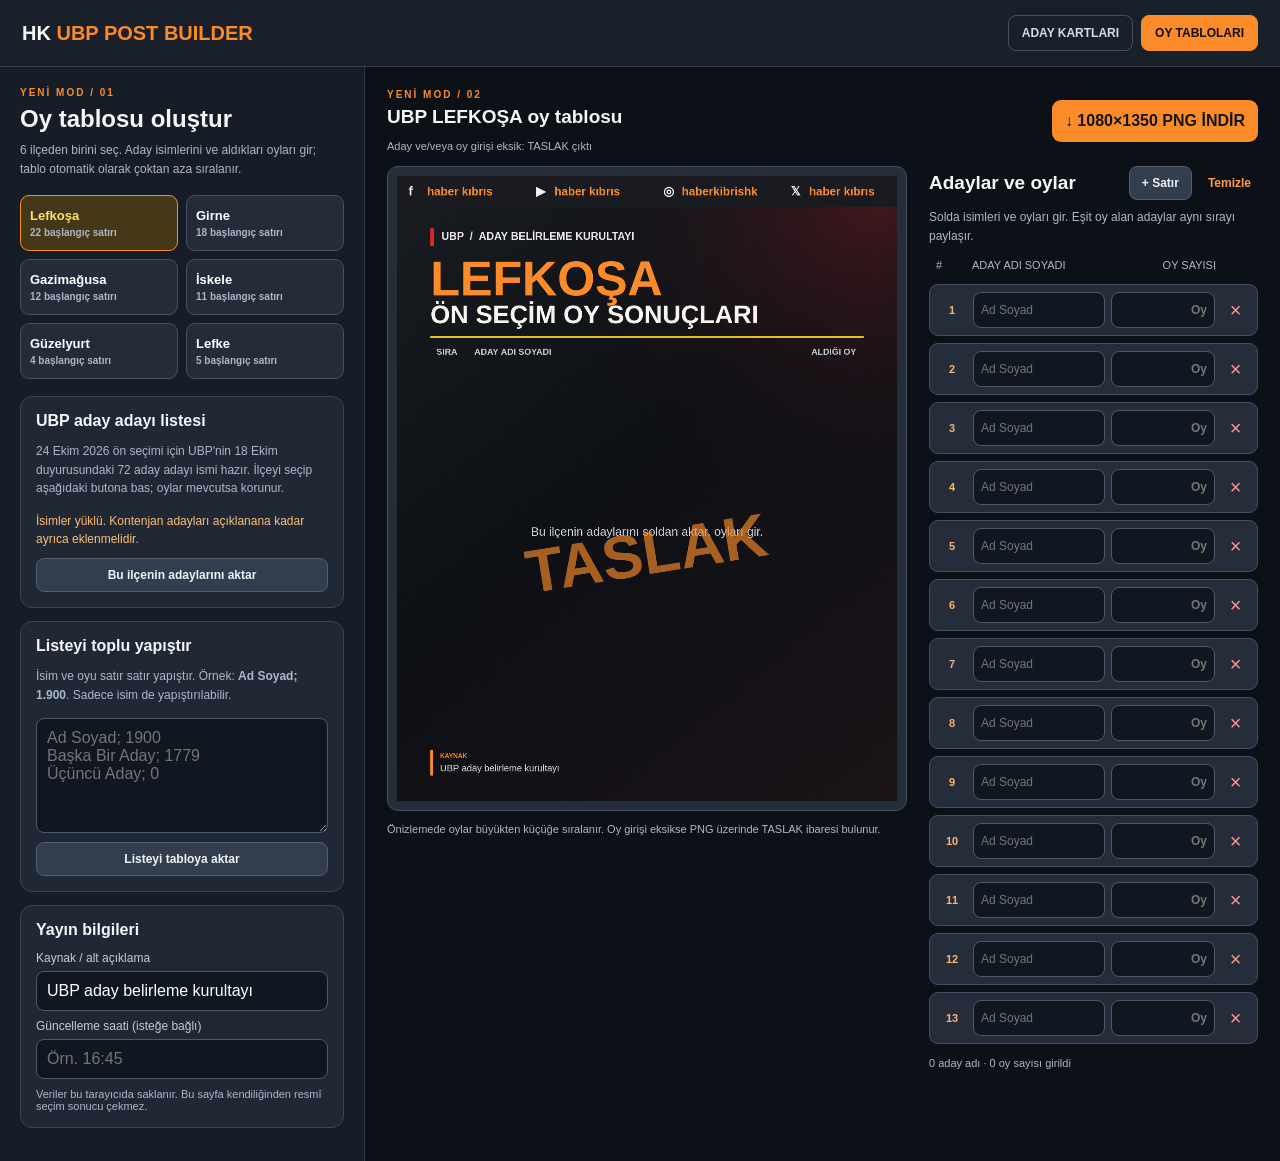
<file: ctp/oy-tablolari.html>
<!doctype html><html lang="tr"><head><meta charset="utf-8"><meta name="viewport" content="width=device-width,initial-scale=1"><meta http-equiv="refresh" content="0;url=../ubp/oy-tablolari.html"><title>HK UBP Post Builder</title><script>location.replace("../ubp/oy-tablolari.html"+location.search+location.hash)</script></head><body><p>UBP seçim grafik sistemine yönlendiriliyorsunuz. <a href="../ubp/oy-tablolari.html">Yeni adresi aç</a>.</p></body></html>
</file>
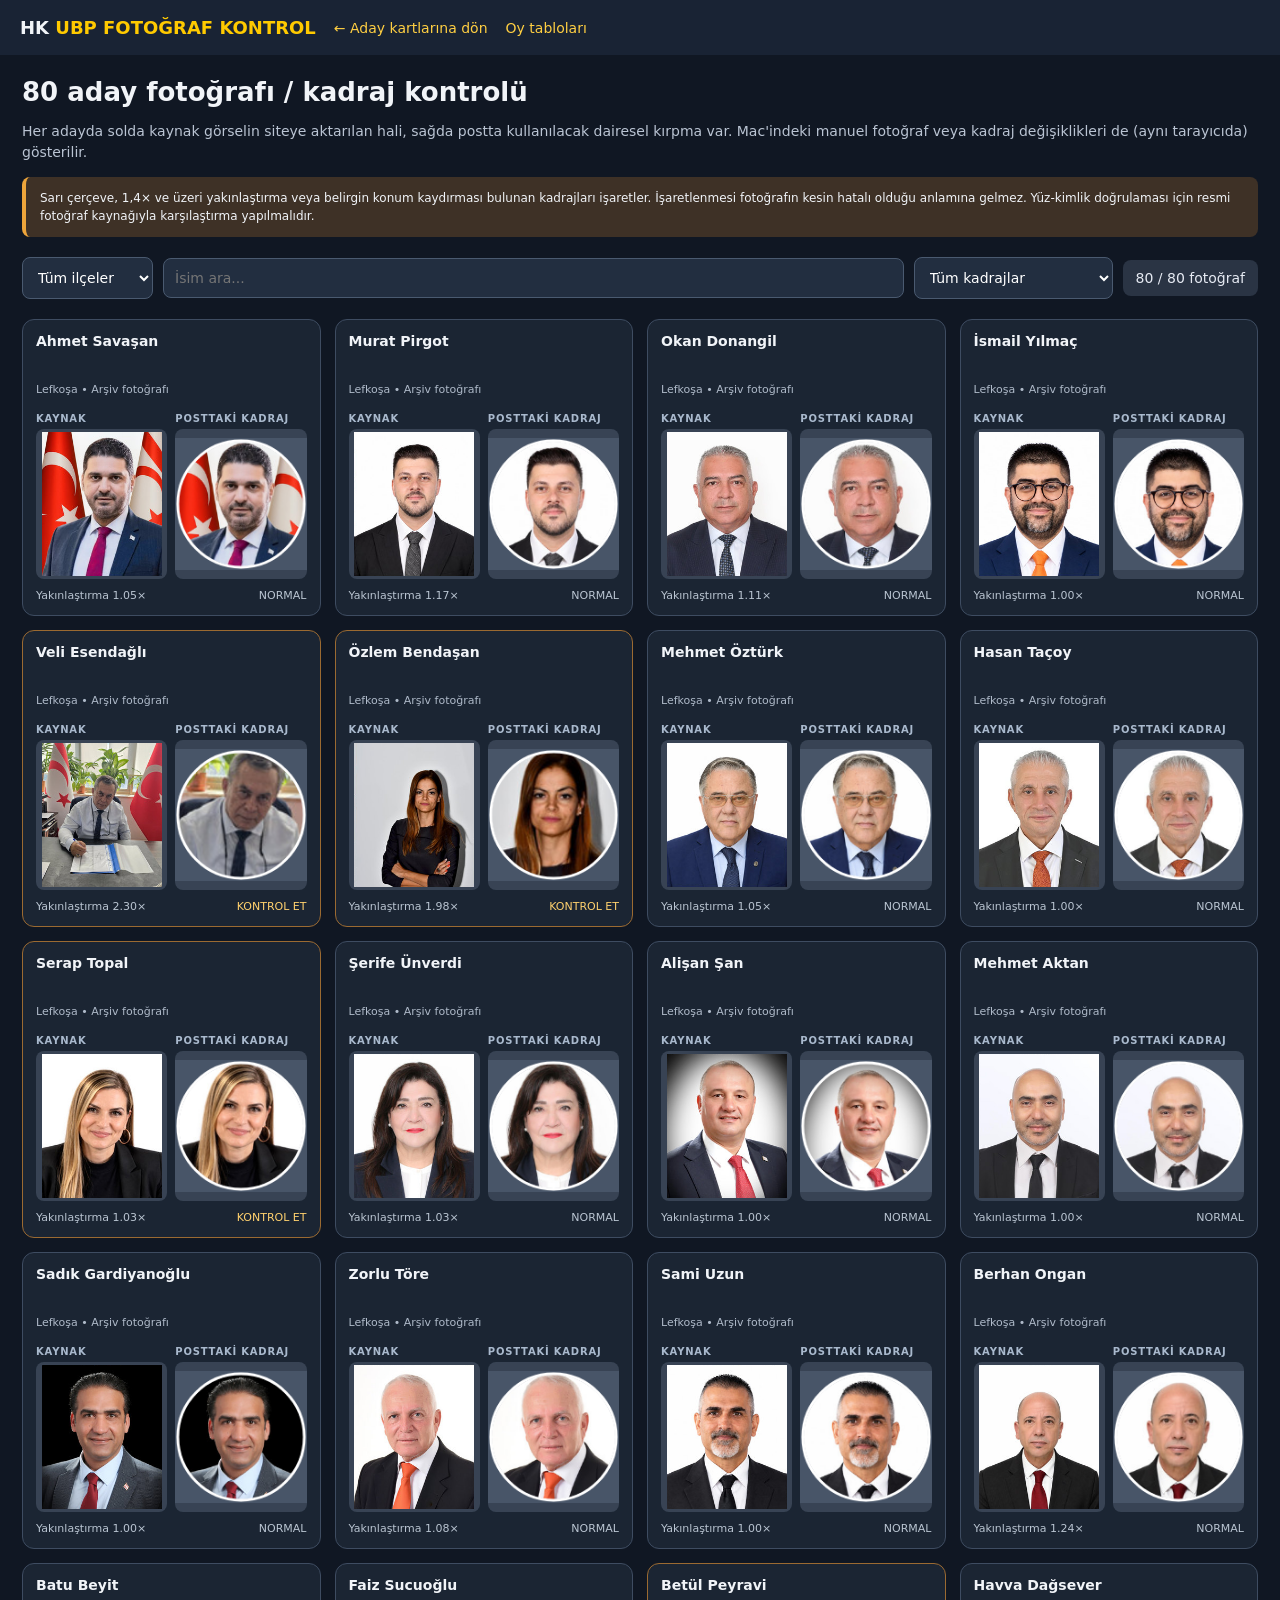
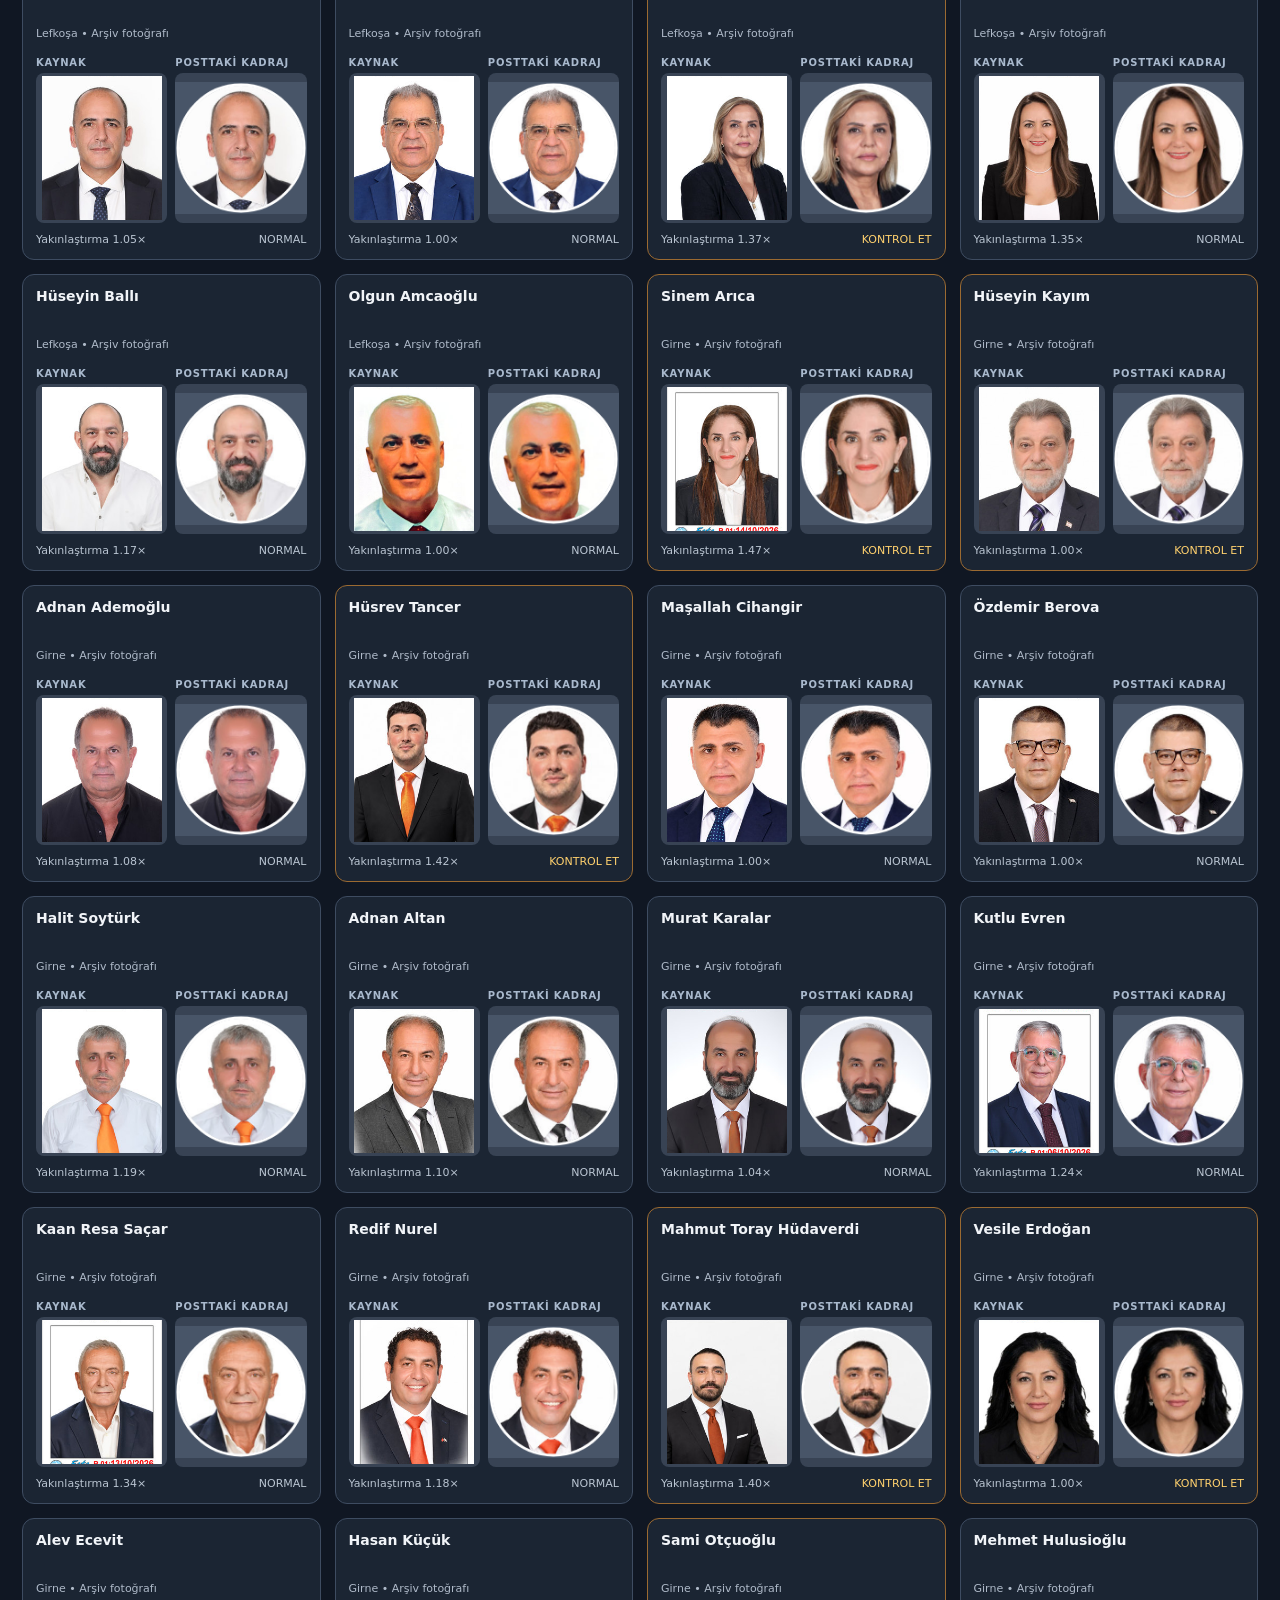
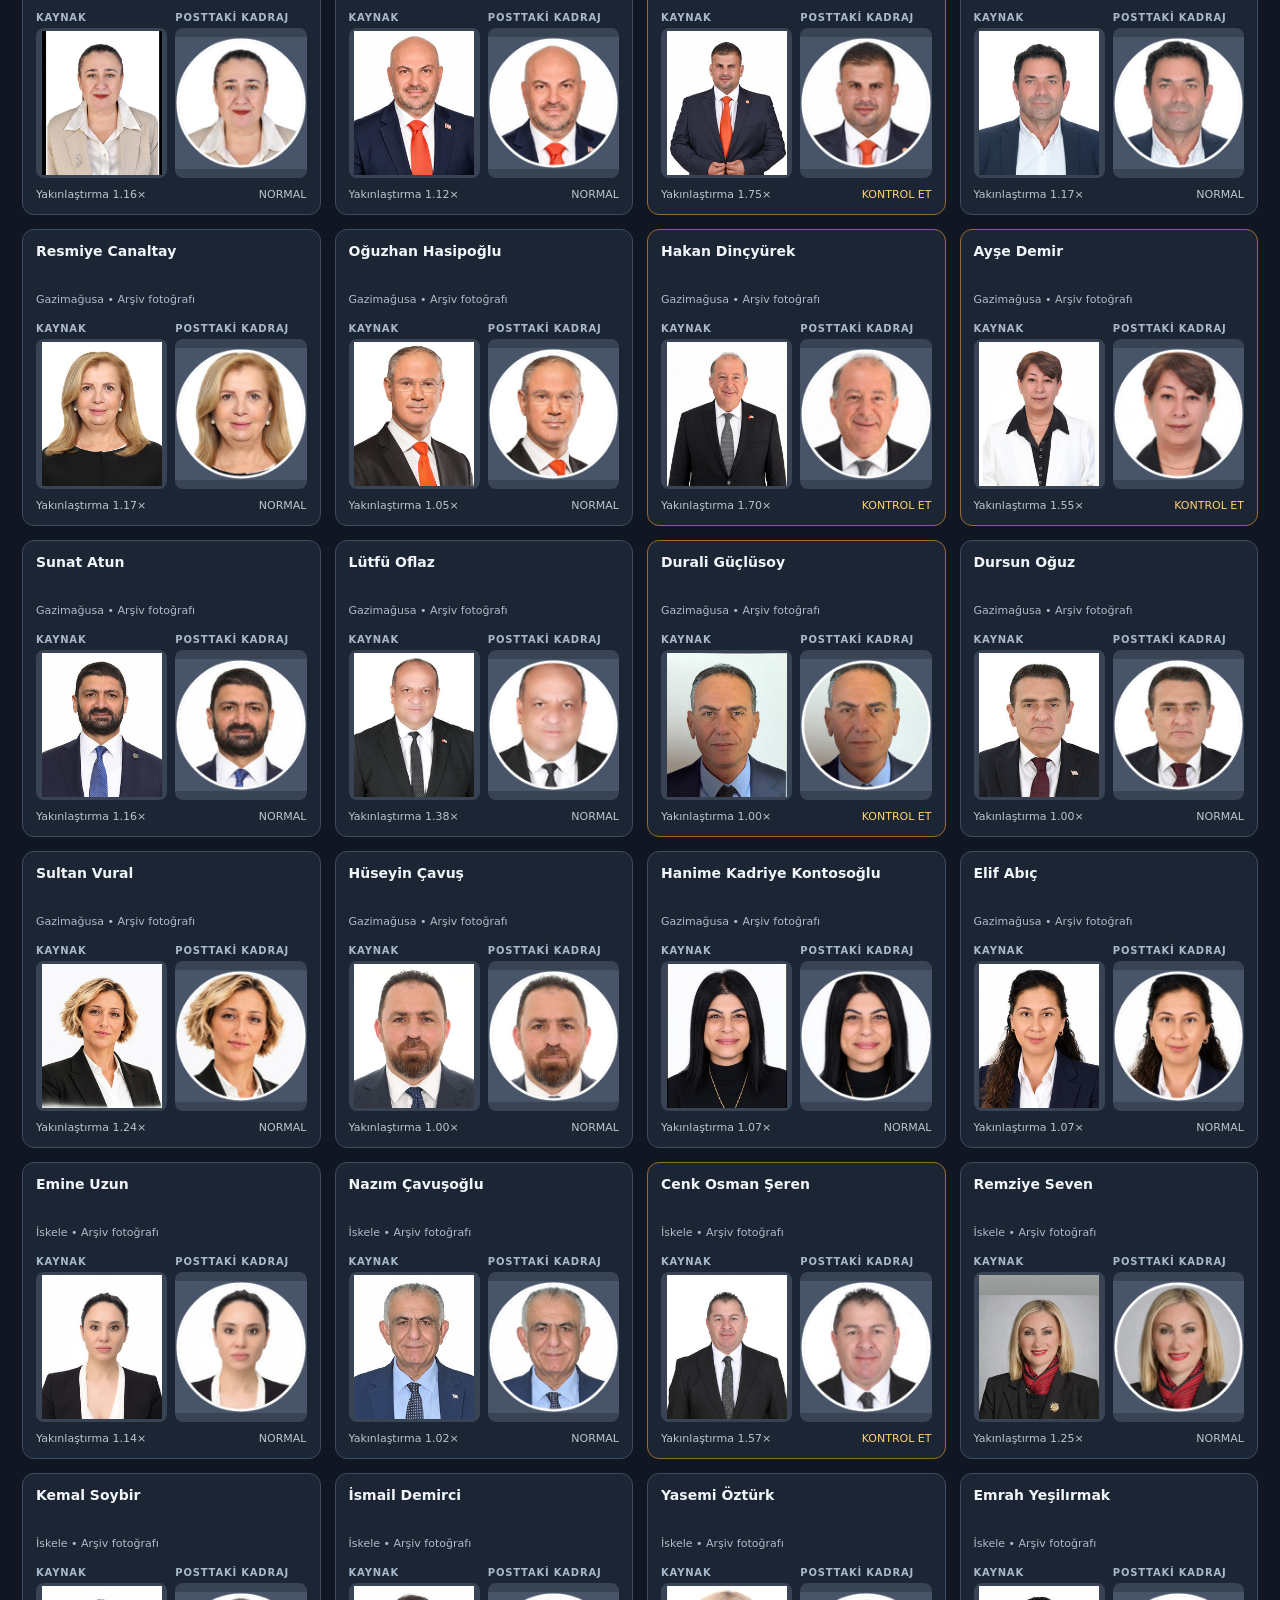
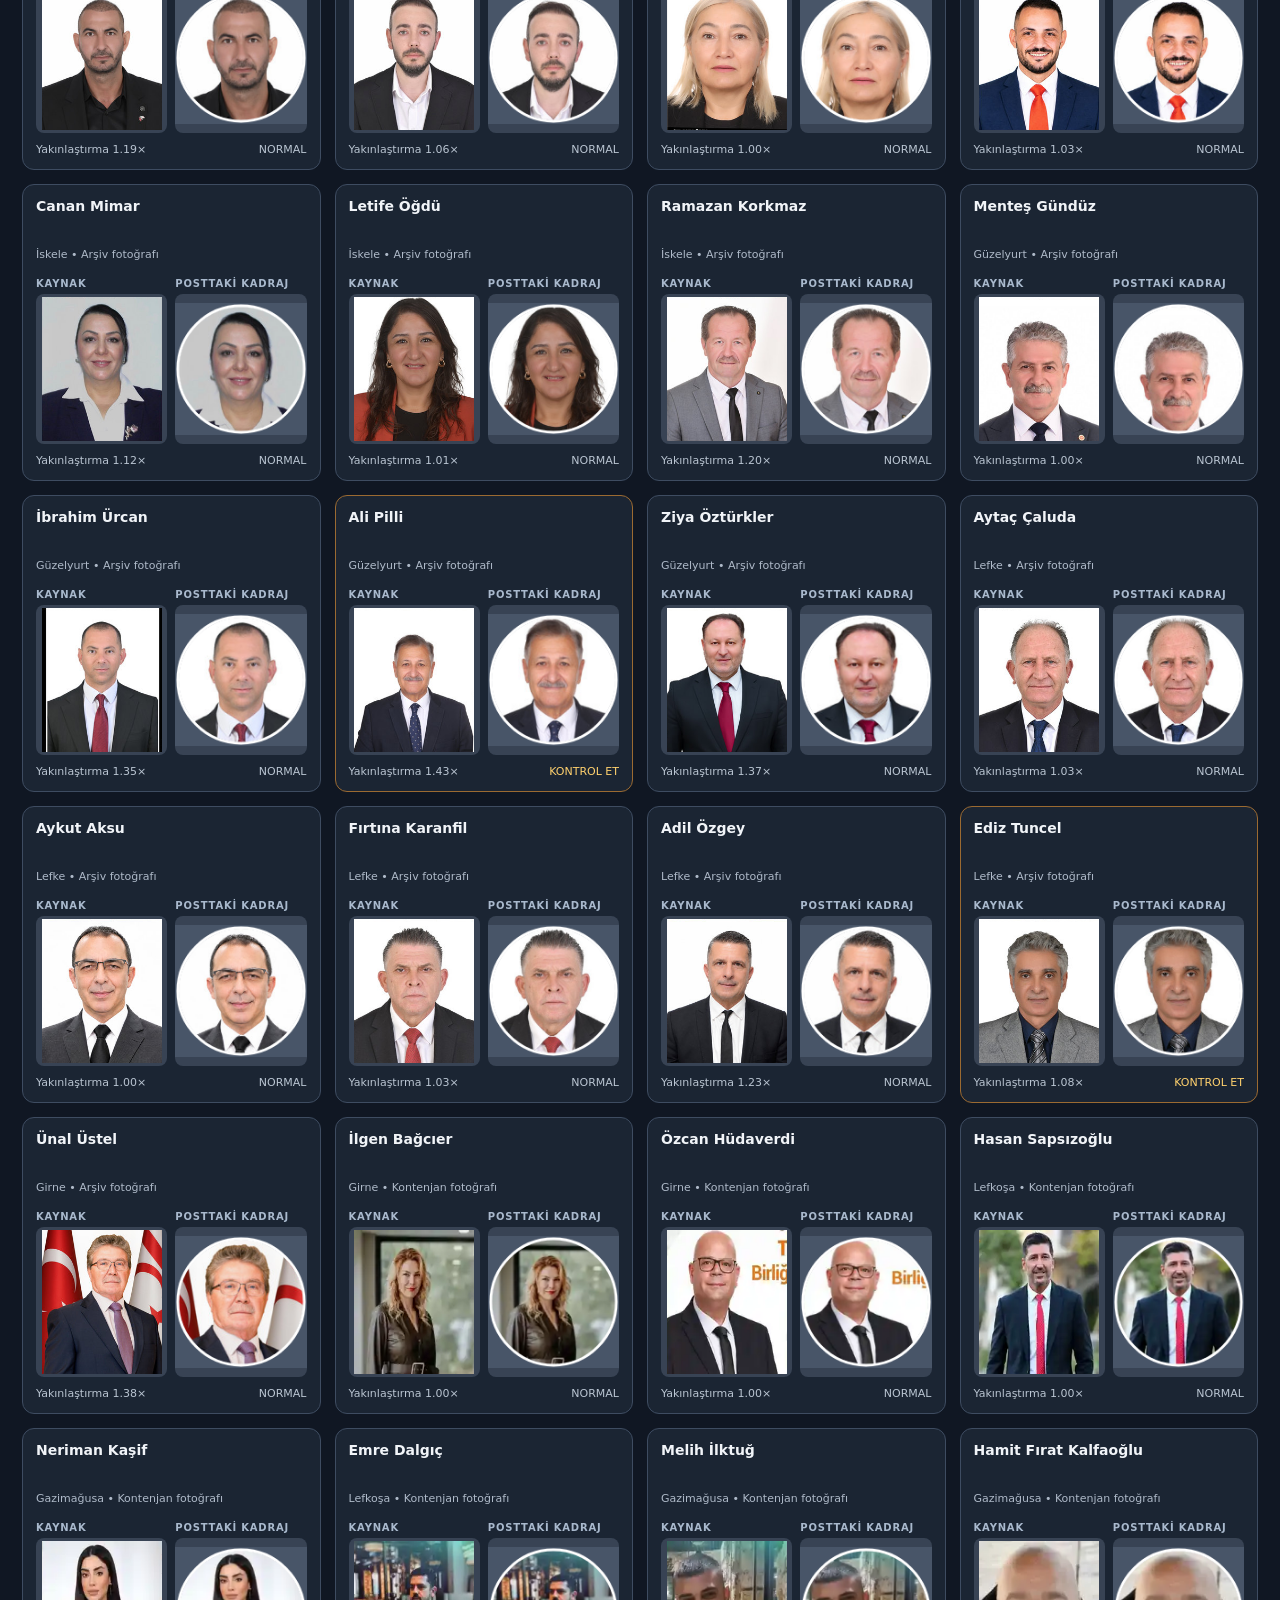
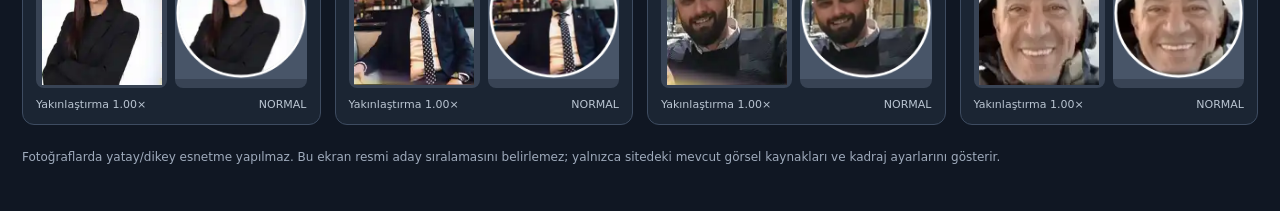
<file: ubp/foto-kontrol.html>
<!doctype html><html lang="tr"><head><meta charset="utf-8"><meta name="viewport" content="width=device-width,initial-scale=1"><title>UBP Aday Fotoğraf Kontrol | Haber Kıbrıs</title>
<style>:root{background:#101723;color:#f1f4f8;font:14px system-ui,Arial,sans-serif}*{box-sizing:border-box}body{margin:0}header{padding:17px 20px;background:#192334;display:flex;gap:18px;align-items:center;flex-wrap:wrap}header b{font-size:18px}a{color:#ffcf42;text-decoration:none}.wrap{max-width:1480px;margin:auto;padding:22px}h1{font-size:26px;margin:0 0 7px}p{color:#bac4d3;line-height:1.5}.filters{display:flex;gap:10px;flex-wrap:wrap;align-items:center;margin:20px 0}select,input{background:#222e40;border:1px solid #4a5a70;border-radius:8px;padding:11px;color:white;font:inherit}input{min-width:240px;flex:1}.summary{background:#2a3444;padding:10px 13px;border-radius:8px;color:#e6eaf3}#grid{display:grid;grid-template-columns:repeat(auto-fill,minmax(260px,1fr));gap:14px}.card{background:#1b2533;border:1px solid #3e4c61;border-radius:12px;padding:13px;min-width:0}.card.warn{border-color:#9b6a31}.heading{min-height:45px;font-weight:800}.subtitle{font-size:11px;color:#afbac9;margin-top:5px}.pair{display:grid;grid-template-columns:1fr 1fr;gap:8px;margin-top:12px}.pic{background:#384354;border-radius:8px;overflow:hidden;display:flex;align-items:center;justify-content:center;min-height:150px}.pic canvas{max-width:100%;height:auto}.lab{color:#a9b9cd;font-size:10px;font-weight:750;letter-spacing:.8px;margin:5px 0}.stats{margin-top:10px;font-size:11px;color:#bac5d2;display:flex;justify-content:space-between}.warning{color:#ffd16e}.alert{background:#3e3126;border-left:4px solid #eda53b;padding:12px 14px;border-radius:8px;font-size:12px;line-height:1.5}footer{margin:25px 0;color:#9fabbc;font-size:12px}@media(max-width:600px){.wrap{padding:14px}h1{font-size:21px}}</style></head><body>
<header><b>HK <span style="color:#ffca00">UBP FOTOĞRAF KONTROL</span></b><a href="./">← Aday kartlarına dön</a><a href="oy-tablolari.html">Oy tabloları</a></header>
<div class="wrap"><h1>80 aday fotoğrafı / kadraj kontrolü</h1><p>Her adayda solda kaynak görselin siteye aktarılan hali, sağda postta kullanılacak dairesel kırpma var. Mac'indeki manuel fotoğraf veya kadraj değişiklikleri de (aynı tarayıcıda) gösterilir.</p>
<div class="alert">Sarı çerçeve, 1,4× ve üzeri yakınlaştırma veya belirgin konum kaydırması bulunan kadrajları işaretler. İşaretlenmesi fotoğrafın kesin hatalı olduğu anlamına gelmez. Yüz-kimlik doğrulaması için resmi fotoğraf kaynağıyla karşılaştırma yapılmalıdır.</div>
<div class="filters"><select id="district"><option value="">Tüm ilçeler</option><option>Lefkoşa</option><option>Girne</option><option>Gazimağusa</option><option>İskele</option><option>Güzelyurt</option><option>Lefke</option></select><input id="search" placeholder="İsim ara..." type="search"><select id="status"><option value="">Tüm kadrajlar</option><option value="risk">Yakınlaştırma kontrolü</option><option value="normal">Normal kadraj</option></select><span id="count" class="summary">Yükleniyor...</span></div>
<div id="grid"></div><footer>Fotoğraflarda yatay/dikey esnetme yapılmaz. Bu ekran resmi aday sıralamasını belirlemez; yalnızca sitedeki mevcut görsel kaynakları ve kadraj ayarlarını gösterir.</footer></div>
<script>
const ALL_DATA=[{"id":"lef_0","name":"Ahmet Savaşan","district":"Lefkoşa","kind":"atlas","index":0,"zoom":1.05,"x":3,"y":3},{"id":"lef_1","name":"Murat Pirgot","district":"Lefkoşa","kind":"atlas","index":1,"zoom":1.17,"x":1,"y":1},{"id":"lef_2","name":"Okan Donangil","district":"Lefkoşa","kind":"atlas","index":2,"zoom":1.11,"x":-1,"y":5},{"id":"lef_3","name":"İsmail Yılmaç","district":"Lefkoşa","kind":"atlas","index":3,"zoom":1,"x":0,"y":5},{"id":"lef_4","name":"Veli Esendağlı","district":"Lefkoşa","kind":"atlas","index":4,"zoom":2.3,"x":-2,"y":2},{"id":"lef_5","name":"Özlem Bendaşan","district":"Lefkoşa","kind":"atlas","index":5,"zoom":1.98,"x":10,"y":1},{"id":"lef_6","name":"Mehmet Öztürk","district":"Lefkoşa","kind":"atlas","index":6,"zoom":1.05,"x":2,"y":9},{"id":"lef_7","name":"Hasan Taçoy","district":"Lefkoşa","kind":"atlas","index":7,"zoom":1,"x":0,"y":5},{"id":"lef_8","name":"Serap Topal","district":"Lefkoşa","kind":"atlas","index":8,"zoom":1.03,"x":1,"y":12},{"id":"lef_9","name":"Şerife Ünverdi","district":"Lefkoşa","kind":"atlas","index":9,"zoom":1.03,"x":2,"y":7},{"id":"lef_10","name":"Alişan Şan","district":"Lefkoşa","kind":"atlas","index":10,"zoom":1,"x":0,"y":2},{"id":"lef_11","name":"Mehmet Aktan","district":"Lefkoşa","kind":"atlas","index":11,"zoom":1,"x":0,"y":3},{"id":"lef_12","name":"Sadık Gardiyanoğlu","district":"Lefkoşa","kind":"atlas","index":12,"zoom":1,"x":0,"y":5},{"id":"lef_13","name":"Zorlu Töre","district":"Lefkoşa","kind":"atlas","index":13,"zoom":1.08,"x":-4,"y":6},{"id":"lef_14","name":"Sami Uzun","district":"Lefkoşa","kind":"atlas","index":14,"zoom":1,"x":0,"y":4},{"id":"lef_15","name":"Berhan Ongan","district":"Lefkoşa","kind":"atlas","index":15,"zoom":1.24,"x":0,"y":8},{"id":"lef_16","name":"Batu Beyit","district":"Lefkoşa","kind":"atlas","index":16,"zoom":1.05,"x":-1,"y":4},{"id":"lef_17","name":"Faiz Sucuoğlu","district":"Lefkoşa","kind":"atlas","index":17,"zoom":1,"x":0,"y":5},{"id":"lef_18","name":"Betül Peyravi","district":"Lefkoşa","kind":"atlas","index":18,"zoom":1.37,"x":13,"y":3},{"id":"lef_19","name":"Havva Dağsever","district":"Lefkoşa","kind":"atlas","index":19,"zoom":1.35,"x":-1,"y":3},{"id":"lef_20","name":"Hüseyin Ballı","district":"Lefkoşa","kind":"atlas","index":20,"zoom":1.17,"x":0,"y":2},{"id":"lef_21","name":"Olgun Amcaoğlu","district":"Lefkoşa","kind":"atlas","index":21,"zoom":1,"x":0,"y":4},{"id":"gir_0","name":"Sinem Arıca","district":"Girne","kind":"atlas","index":22,"zoom":1.47,"x":0,"y":5},{"id":"gir_1","name":"Hüseyin Kayım","district":"Girne","kind":"atlas","index":23,"zoom":1,"x":0,"y":10},{"id":"gir_2","name":"Adnan Ademoğlu","district":"Girne","kind":"atlas","index":24,"zoom":1.08,"x":1,"y":7},{"id":"gir_3","name":"Hüsrev Tancer","district":"Girne","kind":"atlas","index":25,"zoom":1.42,"x":-7,"y":-10},{"id":"gir_4","name":"Maşallah Cihangir","district":"Girne","kind":"atlas","index":26,"zoom":1,"x":0,"y":4},{"id":"gir_5","name":"Özdemir Berova","district":"Girne","kind":"atlas","index":27,"zoom":1,"x":0,"y":3},{"id":"gir_6","name":"Halit Soytürk","district":"Girne","kind":"atlas","index":28,"zoom":1.19,"x":0,"y":3},{"id":"gir_7","name":"Adnan Altan","district":"Girne","kind":"atlas","index":29,"zoom":1.1,"x":2,"y":3},{"id":"gir_8","name":"Murat Karalar","district":"Girne","kind":"atlas","index":30,"zoom":1.04,"x":2,"y":2},{"id":"gir_9","name":"Kutlu Evren","district":"Girne","kind":"atlas","index":31,"zoom":1.24,"x":2,"y":-1},{"id":"gir_10","name":"Kaan Resa Saçar","district":"Girne","kind":"atlas","index":32,"zoom":1.34,"x":0,"y":5},{"id":"gir_11","name":"Redif Nurel","district":"Girne","kind":"atlas","index":33,"zoom":1.18,"x":3,"y":0},{"id":"gir_12","name":"Mahmut Toray Hüdaverdi","district":"Girne","kind":"atlas","index":34,"zoom":1.4,"x":-14,"y":4},{"id":"gir_13","name":"Vesile Erdoğan","district":"Girne","kind":"atlas","index":35,"zoom":1,"x":0,"y":12},{"id":"gir_14","name":"Alev Ecevit","district":"Girne","kind":"atlas","index":36,"zoom":1.16,"x":-1,"y":0},{"id":"gir_15","name":"Hasan Küçük","district":"Girne","kind":"atlas","index":37,"zoom":1.12,"x":1,"y":-2},{"id":"gir_16","name":"Sami Otçuoğlu","district":"Girne","kind":"atlas","index":38,"zoom":1.75,"x":-1,"y":-9},{"id":"gir_17","name":"Mehmet Hulusioğlu","district":"Girne","kind":"atlas","index":39,"zoom":1.17,"x":2,"y":5},{"id":"mag_0","name":"Resmiye Canaltay","district":"Gazimağusa","kind":"atlas","index":40,"zoom":1.17,"x":-3,"y":2},{"id":"mag_1","name":"Oğuzhan Hasipoğlu","district":"Gazimağusa","kind":"atlas","index":41,"zoom":1.05,"x":3,"y":0},{"id":"mag_2","name":"Hakan Dinçyürek","district":"Gazimağusa","kind":"atlas","index":42,"zoom":1.7,"x":2,"y":-9},{"id":"mag_3","name":"Ayşe Demir","district":"Gazimağusa","kind":"atlas","index":43,"zoom":1.55,"x":0,"y":-6},{"id":"mag_4","name":"Sunat Atun","district":"Gazimağusa","kind":"atlas","index":44,"zoom":1.16,"x":-1,"y":-1},{"id":"mag_5","name":"Lütfü Oflaz","district":"Gazimağusa","kind":"atlas","index":45,"zoom":1.38,"x":2,"y":-4},{"id":"mag_6","name":"Durali Güçlüsoy","district":"Gazimağusa","kind":"atlas","index":46,"zoom":1,"x":0,"y":12},{"id":"mag_7","name":"Dursun Oğuz","district":"Gazimağusa","kind":"atlas","index":47,"zoom":1,"x":0,"y":7},{"id":"mag_8","name":"Sultan Vural","district":"Gazimağusa","kind":"atlas","index":48,"zoom":1.24,"x":2,"y":4},{"id":"mag_9","name":"Hüseyin Çavuş","district":"Gazimağusa","kind":"atlas","index":49,"zoom":1,"x":0,"y":5},{"id":"mag_10","name":"Hanime Kadriye Kontosoğlu","district":"Gazimağusa","kind":"atlas","index":50,"zoom":1.07,"x":0,"y":8},{"id":"mag_11","name":"Elif Abıç","district":"Gazimağusa","kind":"atlas","index":51,"zoom":1.07,"x":-2,"y":5},{"id":"isk_0","name":"Emine Uzun","district":"İskele","kind":"atlas","index":52,"zoom":1.14,"x":2,"y":6},{"id":"isk_1","name":"Nazım Çavuşoğlu","district":"İskele","kind":"atlas","index":53,"zoom":1.02,"x":0,"y":5},{"id":"isk_2","name":"Cenk Osman Şeren","district":"İskele","kind":"atlas","index":54,"zoom":1.57,"x":0,"y":-3},{"id":"isk_3","name":"Remziye Seven","district":"İskele","kind":"atlas","index":55,"zoom":1.25,"x":0,"y":9},{"id":"isk_4","name":"Kemal Soybir","district":"İskele","kind":"atlas","index":56,"zoom":1.19,"x":-1,"y":3},{"id":"isk_5","name":"İsmail Demirci","district":"İskele","kind":"atlas","index":57,"zoom":1.06,"x":0,"y":2},{"id":"isk_6","name":"Yasemi Öztürk","district":"İskele","kind":"atlas","index":58,"zoom":1,"x":0,"y":2},{"id":"isk_7","name":"Emrah Yeşilırmak","district":"İskele","kind":"atlas","index":59,"zoom":1.03,"x":0,"y":4},{"id":"isk_8","name":"Canan Mimar","district":"İskele","kind":"atlas","index":60,"zoom":1.12,"x":0,"y":-1},{"id":"isk_9","name":"Letife Öğdü","district":"İskele","kind":"atlas","index":61,"zoom":1.01,"x":0,"y":2},{"id":"isk_10","name":"Ramazan Korkmaz","district":"İskele","kind":"atlas","index":62,"zoom":1.2,"x":1,"y":0},{"id":"guz_0","name":"Menteş Gündüz","district":"Güzelyurt","kind":"atlas","index":63,"zoom":1,"x":0,"y":2},{"id":"guz_1","name":"İbrahim Ürcan","district":"Güzelyurt","kind":"atlas","index":64,"zoom":1.35,"x":-1,"y":-2},{"id":"guz_2","name":"Ali Pilli","district":"Güzelyurt","kind":"atlas","index":65,"zoom":1.43,"x":0,"y":7},{"id":"guz_3","name":"Ziya Öztürkler","district":"Güzelyurt","kind":"atlas","index":66,"zoom":1.37,"x":-3,"y":-8},{"id":"lefke_0","name":"Aytaç Çaluda","district":"Lefke","kind":"atlas","index":67,"zoom":1.03,"x":1,"y":9},{"id":"lefke_1","name":"Aykut Aksu","district":"Lefke","kind":"atlas","index":68,"zoom":1,"x":0,"y":3},{"id":"lefke_2","name":"Fırtına Karanfil","district":"Lefke","kind":"atlas","index":69,"zoom":1.03,"x":0,"y":6},{"id":"lefke_3","name":"Adil Özgey","district":"Lefke","kind":"atlas","index":70,"zoom":1.23,"x":2,"y":1},{"id":"lefke_4","name":"Ediz Tuncel","district":"Lefke","kind":"atlas","index":71,"zoom":1.08,"x":-1,"y":10},{"id":"gir_kontenjan_unal","name":"Ünal Üstel","district":"Girne","kind":"atlas","index":72,"zoom":1.38,"x":8,"y":-9},{"id":"gir_kont_ilgenbagcier","name":"İlgen Bağcıer","district":"Girne","kind":"cont","index":0,"zoom":1,"x":0,"y":0},{"id":"gir_kont_ozcanhudaverdi","name":"Özcan Hüdaverdi","district":"Girne","kind":"cont","index":1,"zoom":1,"x":0,"y":0},{"id":"lef_kont_hasansapsizoglu","name":"Hasan Sapsızoğlu","district":"Lefkoşa","kind":"cont","index":2,"zoom":1,"x":0,"y":0},{"id":"mag_kont_nerimankasif","name":"Neriman Kaşif","district":"Gazimağusa","kind":"cont","index":3,"zoom":1,"x":0,"y":0},{"id":"lef_kont_emredalgic","name":"Emre Dalgıç","district":"Lefkoşa","kind":"cont","index":4,"zoom":1,"x":0,"y":0},{"id":"mag_kont_melihilktug","name":"Melih İlktuğ","district":"Gazimağusa","kind":"cont","index":5,"zoom":1,"x":0,"y":0},{"id":"mag_kont_hamitfiratkalfaoglu","name":"Hamit Fırat Kalfaoğlu","district":"Gazimağusa","kind":"hamit","index":6,"zoom":1,"x":0,"y":0}];
const $=x=>document.getElementById(x);
let atlas,cont,hamit,localPhotos={},manualCrop={};try{manualCrop=JSON.parse(localStorage.getItem('HK_UBP_CROP_V4')||'{}')}catch(e){}
const asset=(url)=>new Promise(resolve=>{const img=new Image();img.onload=()=>resolve(img);img.onerror=()=>resolve(null);img.src=url});
const isRisk=(d)=>d.zoom>=1.4||Math.abs(d.x)>=10||Math.abs(d.y)>=10;
const drawImage=(im,context,sx,sy,sw,sh,dx,dy,dw,dh)=>{if(im)context.drawImage(im,sx,sy,sw,sh,dx,dy,dw,dh)};
function sourceCanvas(d){
 const c=document.createElement('canvas');c.width=120;c.height=144;const cx=c.getContext('2d');cx.fillStyle='#535e6b';cx.fillRect(0,0,120,144);
 if(localPhotos[d.id]){
 const im=localPhotos[d.id]; const iw=im.naturalWidth,ih=im.naturalHeight;const sc=Math.min(120/iw,144/ih);cx.drawImage(im,(120-iw*sc)/2,(144-ih*sc)/2,iw*sc,ih*sc);return c;
 }
 if(d.kind==='atlas'&&atlas){const x=(d.index%9)*226,y=Math.floor(d.index/9)*270;cx.drawImage(atlas,x,y,226,270,0,0,120,144)}
 if(d.kind==='cont'&&cont){cx.drawImage(cont,d.index*180,0,180,185,0,0,120,144)}
 if(d.kind==='hamit'&&hamit){cx.drawImage(hamit,0,0,hamit.naturalWidth,hamit.naturalHeight,0,0,120,144)}
 return c;
}
function circleCanvas(d){
 const c=document.createElement('canvas');c.width=144;c.height=144;const g=c.getContext('2d'),r=68;
 const src=localPhotos[d.id]||((d.kind==='atlas')?atlas:((d.kind==='cont')?cont:hamit));
 g.fillStyle='#485568';g.fillRect(0,0,144,144);
 if(!src)return c;
 const iw=localPhotos[d.id]?src.naturalWidth:(d.kind==='atlas'?226:(d.kind==='cont'?180:src.naturalWidth));
 const ih=localPhotos[d.id]?src.naturalHeight:(d.kind==='atlas'?270:(d.kind==='cont'?185:src.naturalHeight));
 const offX=!localPhotos[d.id]&&d.kind==='atlas'?(d.index%9)*226:(!localPhotos[d.id]&&d.kind==='cont'?d.index*180:0);
 const offY=!localPhotos[d.id]&&d.kind==='atlas'?Math.floor(d.index/9)*270:0;
 const zoom=Math.max(1,d.zoom),scale=Math.max(2*r/iw,2*r/ih)*zoom,sw=2*r/scale,sh=2*r/scale;
 const px=Math.min(iw-sw/2,Math.max(sw/2,iw*(.5+d.x/100))),py=Math.min(ih-sh/2,Math.max(sh/2,ih*(.40+d.y/100)));
 g.save();g.beginPath();g.arc(72,72,r,0,Math.PI*2);g.clip();g.drawImage(src,offX+px-sw/2,offY+py-sh/2,sw,sh,4,4,136,136);g.restore();
 g.strokeStyle='#ffffff';g.lineWidth=3;g.beginPath();g.arc(72,72,r+1,0,Math.PI*2);g.stroke();
 return c;
}
function show(){
 const district=$('district').value,search=$('search').value.toLocaleLowerCase('tr-TR'),status=$('status').value;
 const rows=ALL_DATA.map(v=>({...v,...(manualCrop[v.id]||{})})).filter(v=>(!district||v.district===district)&&(!search||v.name.toLocaleLowerCase('tr-TR').includes(search))&&(!status||(status==='risk'?isRisk(v):!isRisk(v))));
 const grid=$('grid');grid.innerHTML='';
 for(const d of rows){
 const card=document.createElement('div');card.className='card'+(isRisk(d)?' warn':'');
 const title=document.createElement('div');title.className='heading';title.textContent=d.name;
 const small=document.createElement('div');small.className='subtitle';small.textContent=d.district+' • '+(d.kind==='atlas'?'Arşiv fotoğrafı':'Kontenjan fotoğrafı');
 const pair=document.createElement('div');pair.className='pair';
 for(const [label,cv] of [['KAYNAK',sourceCanvas(d)],['POSTTAKİ KADRAJ',circleCanvas(d)]]){const box=document.createElement('div');let lab=document.createElement('div');lab.className='lab';lab.textContent=label;let pic=document.createElement('div');pic.className='pic';pic.append(cv);box.append(lab,pic);pair.append(box)}
 let stats=document.createElement('div');stats.className='stats';stats.innerHTML='<span>Yakınlaştırma '+Number(d.zoom).toFixed(2)+'×</span><span class="'+(isRisk(d)?'warning':'')+'">'+(isRisk(d)?'KONTROL ET':'NORMAL')+'</span>';
 card.append(title,small,pair,stats);grid.append(card);
 }
 $('count').textContent=rows.length+' / '+ALL_DATA.length+' fotoğraf';
}
async function restore(){
 try{
  const db=await new Promise((resolve,reject)=>{let r=indexedDB.open('HK_UBP_ASSETS_V1',1);r.onsuccess=()=>resolve(r.result);r.onerror=()=>reject(r.error)});
  const blobs=await new Promise((resolve,reject)=>{const os=db.transaction('files').objectStore('files'),r=os.getAllKeys();r.onsuccess=async()=>{const entries=[];for(const k of r.result.filter(k=>k.startsWith('portrait:'))){const v=await new Promise(resolve=>{let q=db.transaction('files').objectStore('files').get(k);q.onsuccess=()=>resolve(q.result);q.onerror=()=>resolve(null)});if(v)entries.push([k.slice(9),v])}resolve(entries)};r.onerror=()=>reject(r.error)});
  for(const [id,blob] of blobs){let im=await asset(URL.createObjectURL(blob));if(im)localPhotos[id]=im}
  db.close();
 }catch(e){}
}
Promise.all([asset('./assets/atlas.jpg'),asset('./assets/kontenjan_7.webp'),asset('./assets/hamit_firat_kalfaoglu.webp?v=20261023'),restore()]).then(([a,b,c])=>{atlas=a;cont=b;hamit=c;show()});
['district','search','status'].forEach(id=>$(id).addEventListener(id==='search'?'input':'change',show));
</script></body></html>
</file>
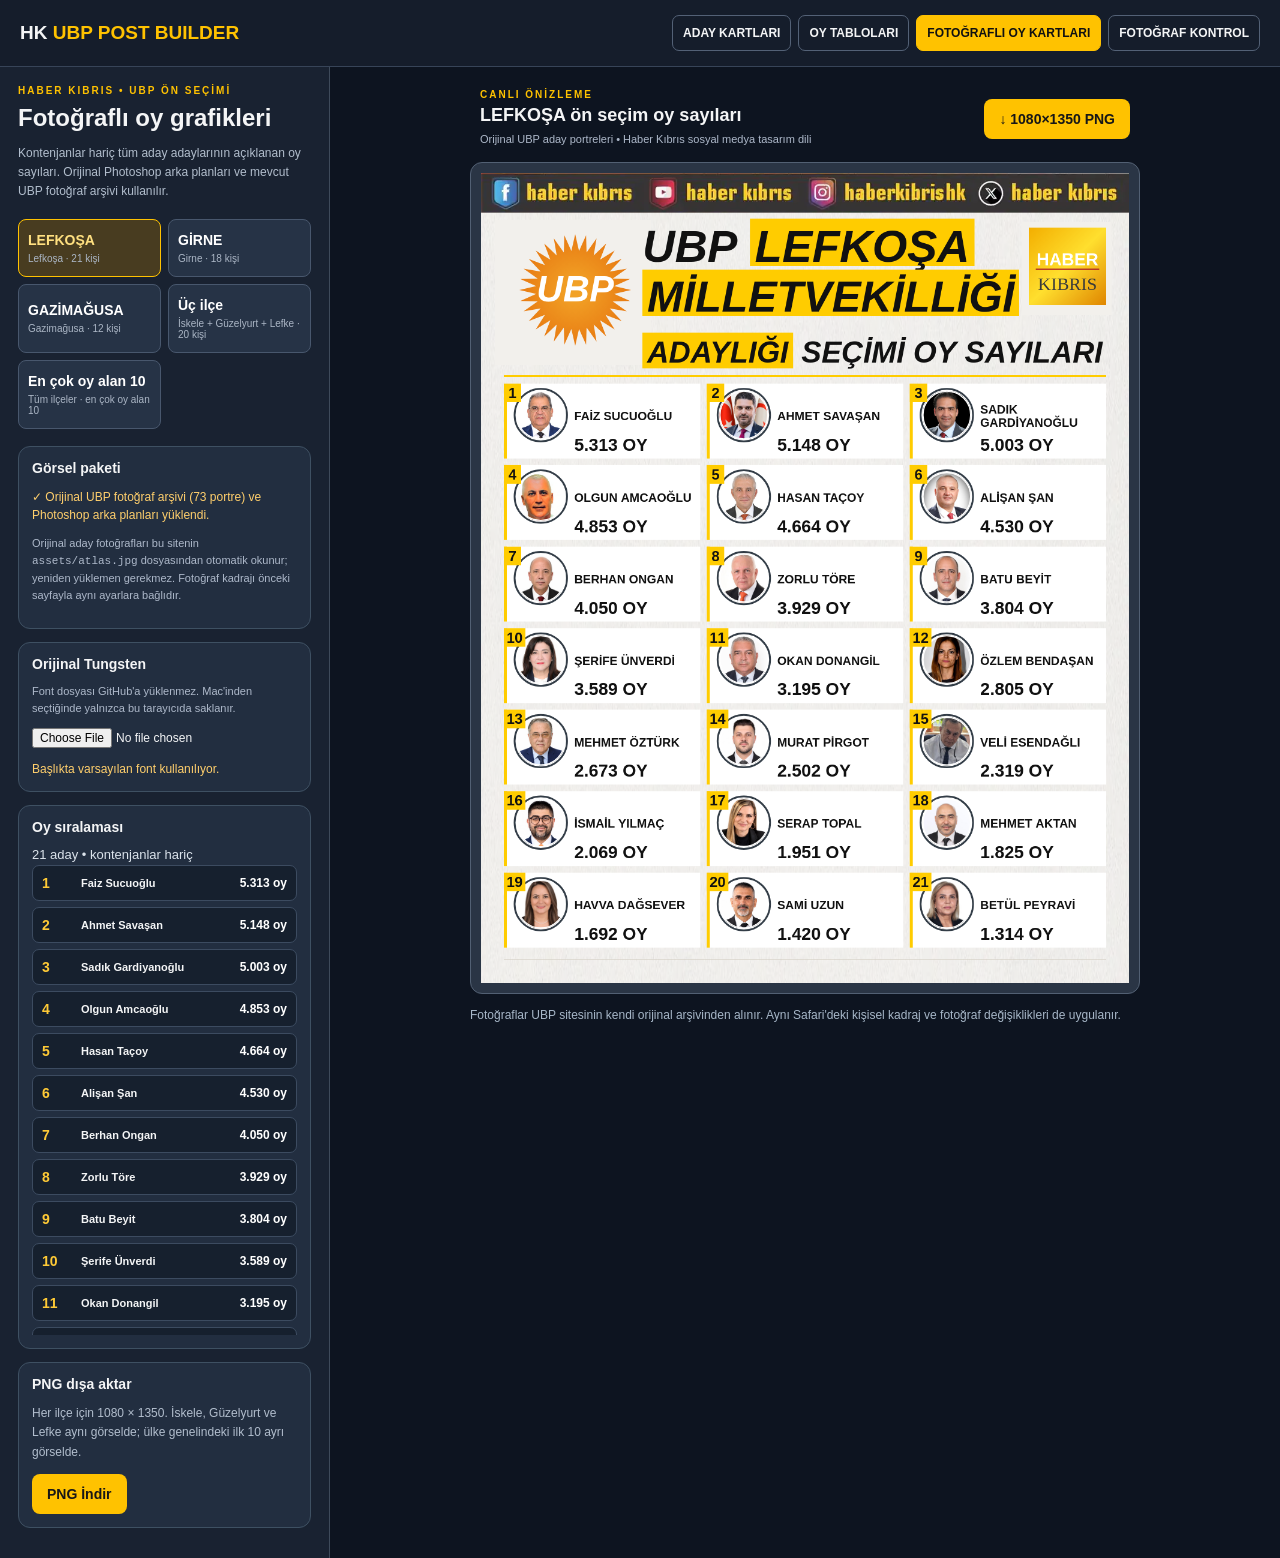
<file: ubp/oy-kartlari.html>
<!doctype html><html lang="tr"><head><meta charset="utf-8"><meta name="viewport" content="width=device-width, initial-scale=1"><title>HK UBP Oy Kartları</title><meta name="theme-color" content="#101725">
<style>
*{box-sizing:border-box}body{margin:0;background:#0d1420;color:#f4f5f6;font:14px Arial,Helvetica,sans-serif}button,input{font:inherit}button{cursor:pointer}a{text-decoration:none;color:inherit}
header{background:#151d2b;border-bottom:1px solid #374458;display:flex;align-items:center;justify-content:space-between;padding:15px 20px;gap:15px;flex-wrap:wrap}header b{font-size:19px}header b em{color:#ffc200;font-style:normal}
nav{display:flex;gap:7px;flex-wrap:wrap}nav a{border:1px solid #536176;border-radius:7px;font-size:12px;font-weight:800;padding:10px}nav a.on{background:#ffc200;color:#111;border-color:#ffc200}
main{display:grid;grid-template-columns:330px minmax(330px,1fr);min-height:90vh}aside{padding:18px;background:#192231;border-right:1px solid #3e4a5a}section{padding:22px;min-width:0}
.eyebrow{color:#ffc200;font-size:10px;font-weight:900;letter-spacing:2px}h1{font-size:24px;margin:8px 0}p{font-size:12px;line-height:1.6;color:#b2becd}h2{font-size:18px}
.tabs{display:grid;grid-template-columns:1fr 1fr;gap:7px;margin:17px 0}.tab{background:#263346;border:1px solid #48576d;border-radius:8px;color:white;text-align:left;padding:12px 9px;font-weight:850}.tab.active{border-color:#ffc200;background:#483c20;color:#ffe080}.tab small{display:block;margin-top:5px;font-size:10px;color:#abb6c5;font-weight:500}
.panel{border:1px solid #3e5062;background:#222e40;border-radius:12px;padding:13px;margin-bottom:13px}.panel h3{font-size:14px;margin:0 0 9px}.summary{font-size:13px;line-height:1.65;color:#dbe3eb}.status{font-size:12px;color:#ffcf6c;line-height:1.5;margin-top:12px}.muted{font-size:11px;color:#aeb9ca;line-height:1.55}
.list{max-height:470px;overflow:auto;display:grid;gap:6px}.person{background:#16202e;border:1px solid #3c4b60;border-radius:7px;padding:9px;display:grid;grid-template-columns:31px minmax(80px,1fr) auto;gap:8px;align-items:center}.person b{font-size:11px}.person .num{color:#ffca36;font-size:14px;font-weight:900}.person .votes{color:#fff;font-size:12px;font-weight:900}
.workhead{display:flex;align-items:center;justify-content:space-between;gap:16px;flex-wrap:wrap;max-width:650px;margin:0 auto 14px}.workhead h2{margin:5px 0}.btn{background:#ffc200;color:#171717;border:0;border-radius:8px;font-weight:900;padding:12px 15px}.btn:disabled{opacity:.5}
.canvasbox{background:#2a3545;border:1px solid #526073;border-radius:12px;max-width:670px;margin:auto;padding:10px}canvas{display:block;width:100%;height:auto;background:#eee;aspect-ratio:4/5}.hint{color:#a7b7c8;max-width:670px;font-size:12px;margin:12px auto;line-height:1.6}
@media(max-width:900px){main{display:block}.workhead{max-width:100%}section{padding:15px}.canvasbox{max-width:650px}}
</style></head><body>
<header><b>HK <em>UBP POST BUILDER</em></b><nav><a href="./">ADAY KARTLARI</a><a href="oy-tablolari.html">OY TABLOLARI</a><a class="on" href="oy-kartlari.html">FOTOĞRAFLI OY KARTLARI</a><a href="foto-kontrol.html">FOTOĞRAF KONTROL</a></nav></header>
<main><aside>
<div class="eyebrow">HABER KIBRIS • UBP ÖN SEÇİMİ</div><h1>Fotoğraflı oy grafikleri</h1><p>Kontenjanlar hariç tüm aday adaylarının açıklanan oy sayıları. Orijinal Photoshop arka planları ve mevcut UBP fotoğraf arşivi kullanılır.</p>
<div class="tabs" id="tabs"></div>
<div class="panel"><h3>Görsel paketi</h3><div id="status" class="status">Orijinal fotoğraflar ve şablonlar yükleniyor...</div><p class="muted">Orijinal aday fotoğrafları bu sitenin <code>assets/atlas.jpg</code> dosyasından otomatik okunur; yeniden yüklemen gerekmez. Fotoğraf kadrajı önceki sayfayla aynı ayarlara bağlıdır.</p></div>
<div class="panel"><h3>Orijinal Tungsten</h3><p class="muted">Font dosyası GitHub'a yüklenmez. Mac'inden seçtiğinde yalnızca bu tarayıcıda saklanır.</p><input type="file" id="fontUpload" accept=".ttf,.otf,font/ttf,font/otf" style="width:100%;font-size:12px"><div class="status" id="fontStatus">Başlıkta varsayılan font kullanılıyor.</div></div>
<div class="panel"><h3>Oy sıralaması</h3><div id="count" class="summary"></div><div id="list" class="list"></div></div>
<div class="panel"><h3>PNG dışa aktar</h3><p>Her ilçe için 1080 × 1350. İskele, Güzelyurt ve Lefke aynı görselde; ülke genelindeki ilk 10 ayrı görselde.</p><button class="btn" id="export1" disabled>PNG İndir</button></div>
</aside><section>
<div class="workhead"><div><div class="eyebrow">CANLI ÖNİZLEME</div><h2 id="heading">Lefkoşa oy sayıları</h2><div class="muted">Orijinal UBP aday portreleri • Haber Kıbrıs sosyal medya tasarım dili</div></div><button class="btn" id="export2" disabled>↓ 1080×1350 PNG</button></div>
<div class="canvasbox"><canvas width="1080" height="1350" id="post"></canvas></div>
<p class="hint" id="hint">Fotoğraflar yükleniyor. Adaylar ilçelerde aldıkları oya göre büyükten küçüğe sıralanmıştır.</p>
</section></main>
<script>
(function(){"use strict";
const $=id=>document.getElementById(id),cv=$("post"),g=cv.getContext("2d",{alpha:false});
const sheetSource="./assets/backgrounds.webp?v=3",atlasSource="./assets/atlas.jpg?v=3";
const records={
lef:[["Faiz Sucuoğlu",5313],["Ahmet Savaşan",5148],["Sadık Gardiyanoğlu",5003],["Olgun Amcaoğlu",4853],["Hasan Taçoy",4664],["Alişan Şan",4530],["Berhan Ongan",4050],["Zorlu Töre",3929],["Batu Beyit",3804],["Şerife Ünverdi",3589],["Okan Donangil",3195],["Özlem Bendaşan",2805],["Mehmet Öztürk",2673],["Murat Pirgot",2502],["Veli Esendağlı",2319],["İsmail Yılmaç",2069],["Serap Topal",1951],["Mehmet Aktan",1825],["Havva Dağsever",1692],["Sami Uzun",1420],["Betül Peyravi",1314]],
gir:[["Kutlu Evren",4463],["Özdemir Berova",4176],["Hasan Küçük",3888],["Kaan Resa Saçar",3716],["Mehmet Hulusioğlu",3567],["Murat Karalar",3394],["Hüsrev Tancer",3278],["Redif Nurel",2941],["Alev Ecevit",2730],["Sami Otçuoğlu",2622],["Vesile Erdoğan",2487],["Mahmut Toray Hüdaverdi",2339],["Halit Soytürk",2132],["Adnan Altan",1957],["Maşallah Cihangir",1846],["Sinem Arıca",1745],["Hüseyin Kayım",1585],["Adnan Ademoğlu",1462]],
mag:[["Oğuzhan Hasipoğlu",6259],["Sunat Atun",5270],["Hüseyin Çavuş",5011],["Dursun Oğuz",4895],["Hakan Dinçyürek",4710],["Resmiye Canaltay",4501],["Lütfü Oflaz",3808],["Durali Güçlüsoy",3629],["Elif Abıç",3473],["Sultan Vural",3348],["Ayşe Demir",3234],["Hanime Kadriye Kontosoğlu",2400]],
isk:[["Yasemi Öztürk",2538],["Nazım Çavuşoğlu",2472],["İsmail Demirci",2385],["Emine Uzun",2319],["Emrah Yeşilırmak",1740],["Kemal Soybir",1104],["Letife Öğdü",1021],["Cenk Osman Şeren",945],["Ramazan Korkmaz",807],["Canan Mimar",755],["Remziye Seven",634]],
guz:[["Ali Pilli",3203],["İbrahim Ürcan",1880],["Ziya Öztürkler",1814],["Menteş Gündüz",1498]],
lefke:[["Aytaç Çaluda",2876],["Adil Özgey",2249],["Fırtına Karanfil",2133],["Aykut Aksu",641],["Ediz Tuncel",495]]
};
const names={lef:"Ahmet Savaşan|Murat Pirgot|Okan Donangil|İsmail Yılmaç|Veli Esendağlı|Özlem Bendaşan|Mehmet Öztürk|Hasan Taçoy|Serap Topal|Şerife Ünverdi|Alişan Şan|Mehmet Aktan|Sadık Gardiyanoğlu|Zorlu Töre|Sami Uzun|Berhan Ongan|Batu Beyit|Faiz Sucuoğlu|Betül Peyravi|Havva Dağsever|Hüseyin Ballı|Olgun Amcaoğlu",gir:"Sinem Arıca|Hüseyin Kayım|Adnan Ademoğlu|Hüsrev Tancer|Maşallah Cihangir|Özdemir Berova|Halit Soytürk|Adnan Altan|Murat Karalar|Kutlu Evren|Kaan Resa Saçar|Redif Nurel|Mahmut Toray Hüdaverdi|Vesile Erdoğan|Alev Ecevit|Hasan Küçük|Sami Otçuoğlu|Mehmet Hulusioğlu",mag:"Resmiye Canaltay|Oğuzhan Hasipoğlu|Hakan Dinçyürek|Ayşe Demir|Sunat Atun|Lütfü Oflaz|Durali Güçlüsoy|Dursun Oğuz|Sultan Vural|Hüseyin Çavuş|Hanime Kadriye Kontosoğlu|Elif Abıç",isk:"Emine Uzun|Nazım Çavuşoğlu|Cenk Osman Şeren|Remziye Seven|Kemal Soybir|İsmail Demirci|Yasemi Öztürk|Emrah Yeşilırmak|Canan Mimar|Letife Öğdü|Ramazan Korkmaz",guz:"Menteş Gündüz|İbrahim Ürcan|Ali Pilli|Ziya Öztürkler",lefke:"Aytaç Çaluda|Aykut Aksu|Fırtına Karanfil|Adil Özgey|Ediz Tuncel"};
const offsets={lef:0,gir:22,mag:40,isk:52,guz:63,lefke:67};
const opts=[["lef","Lefkoşa · 21 kişi"],["gir","Girne · 18 kişi"],["mag","Gazimağusa · 12 kişi"],["combined","İskele + Güzelyurt + Lefke · 20 kişi"],["top","Tüm ilçeler · en çok oy alan 10"]];
const titles={lef:"LEFKOŞA",gir:"GİRNE",mag:"GAZİMAĞUSA",isk:"İSKELE",guz:"GÜZELYURT",lefke:"LEFKE",combined:"ÜÇ İLÇE",top:"EN ÇOK OY ALANLAR"};
const fitPreset=[[1.05,3,3],[1.17,1,1],[1.11,-1,5],[1,0,5],[2.3,-2,2],[1.98,10,1],[1.05,2,9],[1,0,5],[1.03,1,12],[1.03,2,7],[1,0,2],[1,0,3],[1,0,5],[1.08,-4,6],[1,0,4],[1.24,0,8],[1.05,-1,4],[1,0,5],[1.37,13,3],[1.35,-1,3],[1.17,0,2],[1,0,4],[1.47,0,5],[1,0,10],[1.08,1,7],[1.42,-7,-10],[1,0,4],[1,0,3],[1.19,0,3],[1.1,2,3],[1.04,2,2],[1.24,2,-1],[1.34,0,5],[1.18,3,0],[1.4,-14,4],[1,0,12],[1.16,-1,0],[1.12,1,-2],[1.75,-1,-9],[1.17,2,5],[1.17,-3,2],[1.05,3,0],[1.7,2,-9],[1.55,0,-6],[1.16,-1,-1],[1.38,2,-4],[1,0,12],[1,0,7],[1.24,2,4],[1,0,5],[1.07,0,8],[1.07,-2,5],[1.14,2,6],[1.02,0,5],[1.57,0,-3],[1.25,0,9],[1.19,-1,3],[1.06,0,2],[1,0,2],[1.03,0,4],[1.12,0,-1],[1.01,0,2],[1.2,1,0],[1,0,2],[1.35,-1,-2],[1.43,0,7],[1.37,-3,-8],[1.03,1,9],[1,0,3],[1.03,0,6],[1.23,2,1],[1.08,-1,10]];
function norm(s){return String(s||"").toLocaleLowerCase("tr-TR").replace(/ı/g,"i").normalize("NFD").replace(/[\u0300-\u036f]/g,"").replace(/[^a-z0-9]+/g,"")}
let people=[],images={},background=null,atlas=null,ubpLogo=null,hkLogo=null,fontReady=false,cropOverrides={},active="lef",ready=false,photoOverrides={};
const UBP_LOGO_URL="https://upload.wikimedia.org/wikipedia/en/a/ad/Northern_Cyprus_Unity_Party_logo.png";
const HK_LOGO_URL="https://haberkibris.com/tplimages/hk.png";
try{cropOverrides=JSON.parse(localStorage.getItem("HK_UBP_CROP_V4")||"{}")||{}}catch(e){}
for(let d of Object.keys(names)){names[d].split("|").forEach((name,i)=>people.push({name,d,id:d+"_"+i,index:offsets[d]+i}))}
let lookup=new Map(people.map(p=>[p.d+"|"+norm(p.name),p]));
for(let d of Object.keys(records)){records[d]=records[d].map(([name,votes],i)=>{let p=lookup.get(d+"|"+norm(name));if(!p)throw Error("Fotoğraf eşleştirmesi başarısız: "+d+" "+name);return {...p,votes,order:i+1}})}
const top=Object.values(records).flat().slice().sort((a,b)=>b.votes-a.votes).slice(0,10);
function all(){return active==="combined"?[...records.isk,...records.guz,...records.lefke]:active==="top"?top:records[active]}
function money(n){return n.toLocaleString("tr-TR")}
function b(x,y,w,h,color){g.fillStyle=color;g.fillRect(x,y,w,h)}
function txt(t,x,y,w,font,min,color,align="left",family){g.textAlign=align;g.textBaseline="alphabetic";g.fillStyle=color;const face=family||(fontReady?'"HK-Tungsten",Impact,"Arial Narrow",Arial':'Impact,"Arial Narrow",Arial');let z=font;do{g.font="900 "+z+"px "+face;if(g.measureText(t).width<=w||z<=min)break;z-=1}while(true);g.fillText(t,x,y)}
function load(src,anonymous=false){return new Promise((ok,err)=>{let im=new Image();if(anonymous)im.crossOrigin="anonymous";im.onload=()=>ok(im);im.onerror=()=>err(Error(src+" yüklenemedi"));im.src=src})}
function cropInfo(p){let raw=fitPreset[p.index]||[1,0,0],override=cropOverrides[p.id]||{};return {zoom:Math.max(1,Number(override.zoom??raw[0])),x:Number(override.x??raw[1]),y:Number(override.y??raw[2])}}
function photo(p,cx,cy,r){let inset=r-3;g.save();g.beginPath();g.arc(cx,cy,inset,0,Math.PI*2);g.clip();b(cx-r,cy-r,r*2,r*2,"#e0e1df");let im=images[p.id];if(im&&im.complete&&im.naturalWidth){var iw=im.naturalWidth,ih=im.naturalHeight,src=im;let c=cropInfo(p);let zoom=Math.max(1,c.zoom),sc=Math.max(2*inset/iw,2*inset/ih)*zoom,sw=2*inset/sc,sh=2*inset/sc,px=Math.min(iw-sw/2,Math.max(sw/2,iw*(.5+c.x/100))),py=Math.min(ih-sh/2,Math.max(sh/2,ih*(.40+c.y/100)));g.drawImage(src,px-sw/2,py-sh/2,sw,sh,cx-inset,cy-inset,inset*2,inset*2)}else if(atlas){let c=cropInfo(p),iw=226,ih=270,zoom=Math.max(1,c.zoom),sc=Math.max(2*inset/iw,2*inset/ih)*zoom,sw=2*inset/sc,sh=2*inset/sc,px=Math.min(iw-sw/2,Math.max(sw/2,iw*(.5+c.x/100))),py=Math.min(ih-sh/2,Math.max(sh/2,ih*(.40+c.y/100)));g.drawImage(atlas,(p.index%9)*226+px-sw/2,Math.floor(p.index/9)*270+py-sh/2,sw,sh,cx-inset,cy-inset,inset*2,inset*2)}g.restore();g.lineWidth=3;g.strokeStyle="#333d47";g.beginPath();g.arc(cx,cy,r,0,Math.PI*2);g.stroke();g.lineWidth=2;g.strokeStyle="#fff";g.beginPath();g.arc(cx,cy,r-4,0,Math.PI*2);g.stroke()}

function fallbackUBP(x,y,s){
  // Orijinal logo yüklenemezse geçici vektör temsil; internetten logo gelince kullanılmaz.
  g.save();g.translate(x+s/2,y+s/2);
  let grad=g.createRadialGradient(0,0,s*.05,0,0,s*.46);grad.addColorStop(0,"#f2a226");grad.addColorStop(1,"#e87c13");
  g.fillStyle=grad;g.beginPath();
  for(let j=0;j<64;j++){let a=-Math.PI/2+j*Math.PI/32;let radius=j%2===0?s*.47:s*.33;g.lineTo(Math.cos(a)*radius,Math.sin(a)*radius)}
  g.closePath();g.fill();g.fillStyle="#fff";g.font="italic 900 "+Math.round(s*.31)+"px Arial Black,Arial";
  g.textAlign="center";g.textBaseline="middle";g.fillText("UBP",0,2);g.restore();
}
function fallbackHK(x,y,s){
  let gr=g.createLinearGradient(x,y,x+s,y+s);
  gr.addColorStop(0,"#f3ae00");gr.addColorStop(.5,"#ffdf2e");gr.addColorStop(1,"#df8500");
  g.fillStyle=gr;g.fillRect(x,y,s,s);
  g.fillStyle="#fff";g.textAlign="center";g.textBaseline="alphabetic";
  g.font="900 "+Math.floor(s*.23)+"px Arial Black,Arial";g.fillText("HABER",x+s/2,y+s*.49);
  g.fillStyle="#b22b24";g.fillRect(x+s*.09,y+s*.53,s*.82,Math.max(2,s*.018));
  g.fillStyle="#36393b";g.font=Math.floor(s*.24)+"px Georgia,serif";g.fillText("KIBRIS",x+s/2,y+s*.81);
}
function canvasBackground(type){
  b(0,0,1080,1350,"#f2f0ec");
  if(background){
    let slice={lef:0,gir:1,mag:2,combined:3,top:0}[type],y=slice*1350;
    g.save();g.globalAlpha=.23;g.drawImage(background,0,y+980,1080,350,0,66,1080,1284);g.restore();
    // Photoshop'tan gelen orijinal, zorunlu Haber Kıbrıs sosyal medya üst bandı.
    g.drawImage(background,0,y,1080,66,0,0,1080,66);
  }
  // Eski PSD'den kırpılan UBP logosu artık kullanılmıyor.
  b(23,78,260,242,"#f2f0ec");
  if(ubpLogo){g.drawImage(ubpLogo,55,98,200,200)}else fallbackUBP(58,96,198);
  // Haber Kıbrıs logosu: sol alt kaldırıldı, sağ üstte bağımsız ve orijinal en-boy oranıyla.
  b(901,82,150,155,"#f2f0ec");
  if(hkLogo){g.drawImage(hkLogo,913,91,129,129)}else fallbackHK(913,91,129);
}
// Başlık: gerçek yazı ölçüsüne göre, yazıdan yalnızca 11px taşan sarı vurgu.
function headline(text,baseline,target,min,highlight,maxWidth=590){
  const face=fontReady?'"HK-Tungsten",Impact,"Arial Narrow",Arial':'Impact,"Arial Narrow",Arial';
  const scaleX=fontReady?1:.80;
  const available=maxWidth-(highlight?24:0);
  const x=310;
  let size=target;
  g.textAlign="left";
  g.textBaseline="alphabetic";
  while(size>min){
    g.font="900 "+size+"px "+face;
    if(g.measureText(text).width*scaleX<=available)break;
    size--;
  }
  g.font="900 "+size+"px "+face;
  const measured=Math.min(g.measureText(text).width*scaleX,available);
  if(highlight){
    b(x-11,baseline-size*.89-7,Math.ceil(measured+22),Math.ceil(size*1.05+13),"#ffcc00");
  }
  g.save();
  g.translate(x,0);
  g.scale(scaleX,1);
  g.fillStyle="#111111";
  g.fillText(text,0,baseline,available/scaleX);
  g.restore();
}
function headlineRow(parts,baseline,targetSize,maxRight){
  const x=269, maxWidth=maxRight-x;
  const family=fontReady?'"HK-Tungsten",Impact,"Arial Narrow",Arial':'Impact,"Arial Narrow",Arial';
  let fontSize=targetSize, widths=[],total=0;
  const measure=()=>{
    g.font="italic 900 "+fontSize+"px "+family;
    widths=parts.map(p=>g.measureText(p.text).width+(p.highlight?16:0));
    total=widths.reduce((a,b)=>a+b,0);
  };
  measure();
  while(total>maxWidth&&fontSize>39){fontSize--;measure()}
  const scale=Math.min(1,maxWidth/total);
  // Sarı alan metin sonunda yalnızca 8 px boşlukla sonlanır.
  const probe=g.measureText("MİLLETVEKİLLİĞİ");
  const ascent=probe.actualBoundingBoxAscent||fontSize*.73;
  const descent=probe.actualBoundingBoxDescent||fontSize*.07;
  const boxY=baseline-ascent-5,boxH=ascent+descent+11;
  g.save();g.translate(x,0);g.scale(scale,1);
  let cursor=0;
  parts.forEach((part,i)=>{
    if(part.highlight)b(cursor,boxY,widths[i],boxH,"#ffcc00");
    g.fillStyle="#111111";g.textAlign="left";g.textBaseline="alphabetic";
    g.font="italic 900 "+fontSize+"px "+family;
    g.fillText(part.text,cursor+(part.highlight?8:0),baseline);
    cursor+=widths[i];
  });
  g.restore();
}
function masthead(){
  const black=(text)=>({text,highlight:false});
  const yellow=(text)=>({text,highlight:true});
  if(active==="top"){
    headlineRow([black("UBP "),yellow("MİLLETVEKİLLİĞİ")],148,71,900);
    headlineRow([yellow("ADAY SEÇİMİNDE")],227,72,900);
    headlineRow([black("EN ÇOK OY ALAN 10 ADAY")],316,73,1042);
  }else if(active==="combined"){
    headlineRow([black("UBP "),yellow("İSKELE, GÜZELYURT")],119,54,900);
    headlineRow([yellow("VE LEFKE")],183,56,900);
    headlineRow([yellow("MİLLETVEKİLLİĞİ ADAYLIĞI")],247,57,1042);
    headlineRow([black("SEÇİMİ OY SAYILARI")],316,66,1042);
  }else{
    headlineRow([black("UBP "),yellow(titles[active])],148,75,900);
    headlineRow([yellow("MİLLETVEKİLLİĞİ")],231,78,900);
    headlineRow([yellow("ADAYLIĞI"),black(" SEÇİMİ OY SAYILARI")],316,74,1042);
  }
  b(38,337,1004,3,"#ffcc00");
}
function foot(){
  // Sağ alt tarih ve kontenjan ibaresi kaldırıldı.
  b(38,1310,1004,1,"#d7d2c8");
}
function drawName(str,x,y,w,h){
  const words=String(str||"").toLocaleUpperCase("tr-TR").split(/\s+/).filter(Boolean);
  if(!words.length)return;
  const maxSize=h>180?27:h>140?23:20,minSize=12;
  const candidates=[[words.join(" ")]];
  for(let i=1;i<words.length;i++)candidates.push([words.slice(0,i).join(" "),words.slice(i).join(" ")]);
  let lines=candidates[candidates.length-1],fontSize=minSize;
  outer:for(let size=maxSize;size>=minSize;size--){
    g.font="900 "+size+"px Arial";
    const valid=candidates.filter(part=>part.every(t=>g.measureText(t).width<=w));
    if(valid.length){
      valid.sort((a,b)=>{
        if(a.length!==b.length)return a.length-b.length;
        return Math.abs(g.measureText(a[0]).width-g.measureText(a[1]).width)-Math.abs(g.measureText(b[0]).width-g.measureText(b[1]).width);
      });
      lines=valid[0];fontSize=size;break outer;
    }
  }
  g.font="900 "+fontSize+"px Arial";
  g.fillStyle="#111111";g.textAlign="left";g.textBaseline="alphabetic";
  const lineHeight=fontSize+2,firstBaseline=y-(lines.length-1)*lineHeight*.5;
  lines.forEach((line,i)=>g.fillText(line,x,firstBaseline+i*lineHeight,w));
}
function card(p,n,x,y,w,h){
  b(x,y,w,h,"#ffffff");
  b(x,y,5,h,"#ffcc00");
  const r=Math.min(56,Math.max(39,h*.35)),cy=y+h*.42,cx=x+r+18;
  photo(p,cx,cy,r);
  const numW=n>=10?36:29;
  b(x,y,numW,31,"#ffcc00");
  txt(String(n),x+numW/2,y+24,numW-3,24,16,"#111111","center","Arial");
  const tx=x+2*r+30,tw=w-(tx-x)-9;
  drawName(p.name,tx,y+h*.49,tw,h);
  txt(money(p.votes)+" OY",tx,y+h-13,tw,h>180?35:29,19,"#111111","left","Arial");
}
function districtGrid(list,columns,top,bottom){let gap=11,x0=38,width=1004,rows=Math.ceil(list.length/columns),w=(width-gap*(columns-1))/columns,h=(bottom-top-gap*(rows-1))/rows;list.forEach((p,i)=>card(p,i+1,x0+(i%columns)*(w+gap),top+Math.floor(i/columns)*(h+gap),w,h))}
function combinedGrid(){let y=355;
for(const def of [{d:"isk",t:"İSKELE",height:477,cols:4},{d:"guz",t:"GÜZELYURT",height:183,cols:4},{d:"lefke",t:"LEFKE",height:255,cols:5}]){
txt(def.t,38,y+26,600,38,30,"#161e28");b(38,y+39,1004,2,"#ffcc00");let top=y+52,bot=y+def.height;districtGrid(records[def.d],def.cols,top,bot);y=bot+12
}}
function topGrid(){
  const x0=38,topY=351,gap=12,w=(1004-gap)/2,h=181;
  top.forEach((p,i)=>{
    const x=x0+(i%2)*(w+gap),y=topY+Math.floor(i/2)*(h+gap);
    b(x,y,w,h,"#fff");b(x,y,6,h,"#ffcc00");
    photo(p,x+98,y+82,72);
    b(x+174,y,w-174,48,"#ffcc00");
    txt(p.name.toLocaleUpperCase("tr-TR"),x+186,y+33,w-188,25,16,"#111111","left","Arial");
    b(x+174,y+48,w-174,45,"#faf5df");
    txt(titles[p.d],x+186,y+80,w-188,27,18,"#111111","left","Arial");
    txt(money(p.votes)+" OY",x+186,y+157,w-190,40,25,"#111111","left","Arial");
    b(x,y,42,37,"#ffcc00");
    txt(String(i+1),x+21,y+29,40,26,20,"#111111","center","Arial");
  });
}
function draw(){canvasBackground(active);masthead();if(active==="combined")combinedGrid();else if(active==="top")topGrid();else districtGrid(records[active],3,351,1291);foot()}
function display(){let list=all();$("heading").textContent=active==="top"?"Tüm ilçelerde en çok oy alan 10 aday":active==="combined"?"İskele / Güzelyurt / Lefke adaylarının oy sayıları":titles[active]+" ön seçim oy sayıları";
$("count").textContent=list.length+" aday • kontenjanlar hariç";$("tabs").innerHTML="";for(let [id,label] of opts){let btn=document.createElement("button");btn.className="tab"+(id===active?" active":"");let n=id==="top"?"En çok oy alan 10":id==="combined"?"Üç ilçe":titles[id];btn.textContent=n;let small=document.createElement("small");small.textContent=label;btn.append(small);btn.onclick=()=>{active=id;display()};$("tabs").append(btn)}
$("list").innerHTML="";for(let p of list){let row=document.createElement("div");row.className="person";let num=document.createElement("div");num.className="num";num.textContent=active==="top"?list.indexOf(p)+1:p.order;let name=document.createElement("b");name.textContent=p.name+(active==="top"?" • "+titles[p.d]:"");let votes=document.createElement("span");votes.className="votes";votes.textContent=money(p.votes)+" oy";row.append(num,name,votes);$("list").append(row)}draw()
}
async function applyLocalFont(blob,persist){
  try{
    if(typeof FontFace==="undefined")throw Error("Bu tarayıcı özel font desteklemiyor");
    const buf=await blob.arrayBuffer();
    const face=new FontFace("HK-Tungsten",buf,{weight:"900",style:"normal"});
    await face.load();document.fonts.add(face);fontReady=true;
    document.getElementById("fontStatus").textContent="✓ Orijinal Tungsten yüklendi. Yalnızca bu tarayıcıda kullanılıyor.";
    if(persist){
      const db=await openDB();
      await new Promise((ok,no)=>{let tx=db.transaction("files","readwrite");tx.objectStore("files").put(blob,"font:local-tungsten");tx.oncomplete=ok;tx.onerror=()=>no(tx.error)});db.close();
    }
    display();
  }catch(e){document.getElementById("fontStatus").textContent="Font yüklenemedi: "+e.message}
}
async function restoreLocalFont(){
  try{const db=await openDB();const blob=await new Promise((ok,no)=>{let r=db.transaction("files","readonly").objectStore("files").get("font:local-tungsten");r.onsuccess=()=>ok(r.result);r.onerror=()=>no(r.error)});db.close();if(blob instanceof Blob)await applyLocalFont(blob,false)}catch(e){console.warn(e)}
}
function save(){if(!ready){alert("Arşiv fotoğrafları henüz hazır değil");return}draw();cv.toBlob(blob=>{if(!blob){alert("PNG oluşturulamadı");return}let url=URL.createObjectURL(blob),a=document.createElement("a");a.href=url;a.download="HK_UBP_OY_"+active.toUpperCase()+"_1080x1350.png";a.click();setTimeout(()=>URL.revokeObjectURL(url),10000)},"image/png")}
$("export1").onclick=save;$("export2").onclick=save;
$("fontUpload").onchange=e=>{if(e.target.files[0])applyLocalFont(e.target.files[0],true)};
function openDB(){return new Promise((ok,no)=>{let r=indexedDB.open("HK_UBP_ASSETS_V1",1);r.onsuccess=()=>ok(r.result);r.onerror=()=>no(r.error);r.onupgradeneeded=()=>r.result.createObjectStore("files")})}
async function overrides(){try{let db=await openDB(),keys=await new Promise((ok,no)=>{let r=db.transaction("files","readonly").objectStore("files").getAllKeys();r.onsuccess=()=>ok(r.result);r.onerror=()=>no(r.error)});for(let k of keys){if(!k.startsWith("portrait:"))continue;let res=await new Promise(ok=>{let r=db.transaction("files","readonly").objectStore("files").get(k);r.onsuccess=()=>ok(r.result);r.onerror=()=>ok(null)});if(res instanceof Blob){let url=URL.createObjectURL(res);try{images[k.slice(9)]=await load(url)}catch(e){console.warn(e)} }}db.close()}catch(e){console.warn(e)}}
async function init(){try{[background,atlas]=await Promise.all([load(sheetSource),load(atlasSource)]);[ubpLogo,hkLogo]=await Promise.all([load(UBP_LOGO_URL,true).catch(e=>null),load(HK_LOGO_URL,true).catch(e=>null)]);await overrides();ready=true;$("status").textContent="✓ Orijinal UBP fotoğraf arşivi (73 portre) ve Photoshop arka planları yüklendi.";$("export1").disabled=false;$("export2").disabled=false;$("hint").textContent="Fotoğraflar UBP sitesinin kendi orijinal arşivinden alınır. Aynı Safari'deki kişisel kadraj ve fotoğraf değişiklikleri de uygulanır.";display()}catch(e){$("status").textContent="HATA: "+e.message+" • Orijinal arşiv olmadan dışa aktarma yapılmaz.";$("hint").textContent="Arşiv yüklenemedi: "+e.message;console.error(e)}}
display();init();restoreLocalFont();
})();
</script></body></html>
</file>
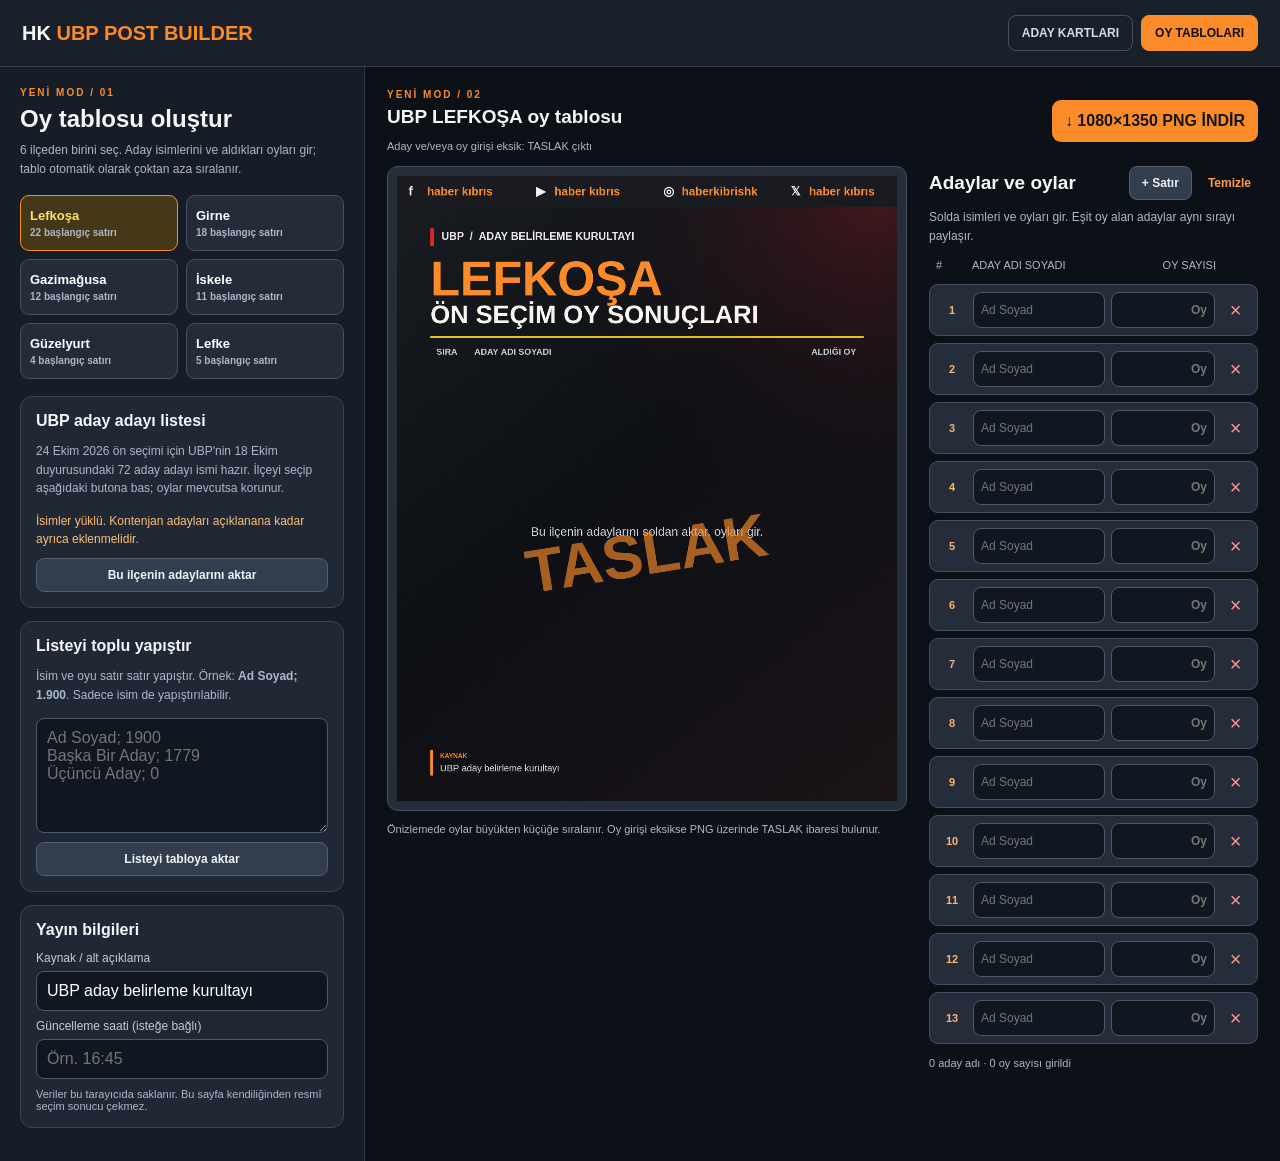
<file: ubp/oy-tablolari.html>
<!doctype html>
<html lang="tr"><head><meta charset="utf-8"><meta name="viewport" content="width=device-width,initial-scale=1">
<meta name="theme-color" content="#10141a"><title>HK UBP Oy Tabloları</title>
<style>
*{box-sizing:border-box}body{margin:0;background:#0c1017;color:#f5f6f8;font-family:Arial,Helvetica,sans-serif}button,input,select,textarea{font:inherit}button{cursor:pointer}button:disabled{opacity:.45;cursor:not-allowed}a{color:inherit;text-decoration:none}
header{background:#1a2029;border-bottom:1px solid #353d4a;padding:15px 22px;display:flex;align-items:center;gap:20px;justify-content:space-between;flex-wrap:wrap}
.logo{font-size:20px;font-weight:900}.logo span{color:#fb8a29}
nav{display:flex;flex-wrap:wrap;gap:8px}nav a{border:1px solid #465061;color:#d4dbe5;border-radius:8px;padding:10px 13px;font-size:12px;font-weight:800}nav a.active{color:#101010;background:#fb8a29;border-color:#fb8a29}
main{display:grid;grid-template-columns:365px minmax(360px,1fr);min-height:calc(100vh - 72px)}aside{padding:20px;background:#161d27;border-right:1px solid #303a47}section{padding:22px;min-width:0}
.k{color:#fb8a29;font-size:10px;font-weight:900;letter-spacing:2px}.muted,p{color:#abb8c8;font-size:12px;line-height:1.55}p{margin:8px 0 14px}h1{font-size:24px;margin:7px 0 5px}h2{font-size:19px;margin:6px 0 12px}.districts{display:grid;grid-template-columns:1fr 1fr;gap:8px;margin:17px 0}
.districts button{background:#242c39;border:1px solid #455061;color:white;padding:12px 9px;text-align:left;border-radius:9px;font-size:13px;font-weight:800}
.districts button.active{background:#443819;color:#ffe06b;border-color:#fb8a29}
.districts small{display:block;color:#aeb7c6;font-size:10px;margin-top:4px}
.card{background:#202835;border:1px solid #394657;border-radius:12px;padding:15px;margin:13px 0}.card h2{font-size:16px;margin-top:0}
input[type=file]{display:none}
input[type=text],input[type=number],textarea{display:block;width:100%;background:#101720;color:#fff;border:1px solid #4d5968;border-radius:8px;padding:10px;outline:none}
input:focus,textarea:focus{border-color:#fb8a29}label{font-size:12px;color:#c3ccd8;display:block;margin:8px 0 6px}
textarea{min-height:115px;resize:vertical}button.gold,.file-btn{background:#fb8a29;color:#151515;font-weight:900;border:0;border-radius:9px;padding:12px 13px;display:inline-block;text-align:center}
button.dim{background:#323e4d;color:#eff2f5;border:1px solid #505e6e;border-radius:8px;padding:9px 12px;font-size:12px;font-weight:700}
button.link{color:#ff9c50;background:transparent;border:0;font-size:12px;font-weight:800;padding:7px}
.info{font-size:12px;color:#ffbd73;line-height:1.5}.ok{color:#65deb1}.warning{color:#ffb18d}
.toolbar{display:flex;align-items:center;justify-content:space-between;gap:10px;margin-bottom:14px;flex-wrap:wrap}
.work{display:grid;grid-template-columns:minmax(320px,520px) minmax(320px,1fr);gap:22px;align-items:start}
.frame{background:#252d39;border:1px solid #465162;padding:9px;border-radius:11px;max-width:540px;margin:auto}
canvas{display:block;width:100%;height:auto;aspect-ratio:4/5;background:#14161b}
.subheader{display:flex;align-items:center;justify-content:space-between;gap:10px}
.rowinfo{font-size:11px;color:#aeb8c4;margin-top:10px}.rows{max-height:760px;overflow:auto;display:grid;gap:7px;margin-top:13px}
.r{display:grid;grid-template-columns:30px minmax(110px,1fr) 104px 29px;gap:6px;align-items:center;background:#242d39;border:1px solid #435062;border-radius:9px;padding:7px}
.r .seq{font-size:11px;color:#ffb36e;text-align:center;font-weight:900}
.r input{min-width:0;font-size:12px;padding:8px 7px;height:36px}.r .del{background:transparent;border:0;color:#ff9689;font-size:20px}
.r .vote{font-weight:900;text-align:right;font-variant-numeric:tabular-nums}
.small{font-size:11px;color:#aeb7c8}
.split{display:flex;gap:9px;align-items:center;justify-content:space-between;flex-wrap:wrap}
.empty{color:#b5becb;text-align:center;font-size:12px;padding:15px}
@media(max-width:1100px){.work{grid-template-columns:1fr}.frame{max-width:520px}}
@media(max-width:820px){main{display:block}aside{border-right:0;border-bottom:1px solid #394453}section{padding:15px}.work{grid-template-columns:1fr}.r{grid-template-columns:25px minmax(90px,1fr) 94px 28px}header{gap:11px}}
</style></head>
<body>
<header><div class="logo">HK <span>UBP POST BUILDER</span></div><nav><a href="./">ADAY KARTLARI</a><a class="active" href="oy-tablolari.html">OY TABLOLARI</a></nav></header>
<main>
<aside>
<div class="k">YENİ MOD / 01</div><h1>Oy tablosu oluştur</h1><p>6 ilçeden birini seç. Aday isimlerini ve aldıkları oyları gir; tablo otomatik olarak çoktan aza sıralanır.</p>
<div class="districts" id="districts"></div>
<div class="card">
<h2>UBP aday adayı listesi</h2>
<p>24 Ekim 2026 ön seçimi için UBP'nin 18 Ekim duyurusundaki 72 aday adayı ismi hazır. İlçeyi seçip aşağıdaki butona bas; oylar mevcutsa korunur.</p>
<div id="importStatus" class="info" style="margin-bottom:10px">İsimler yüklü. Kontenjan adayları açıklanana kadar ayrıca eklenmelidir.</div>
<button class="dim" style="width:100%" id="addNames">Bu ilçenin adaylarını aktar</button>
</div>
<div class="card">
<h2>Listeyi toplu yapıştır</h2>
<p>İsim ve oyu satır satır yapıştır. Örnek: <b>Ad Soyad; 1.900</b>. Sadece isim de yapıştırılabilir.</p>
<textarea id="bulk" placeholder="Ad Soyad; 1900&#10;Başka Bir Aday; 1779&#10;Üçüncü Aday; 0"></textarea>
<button class="dim" id="applyBulk" style="width:100%;margin-top:9px">Listeyi tabloya aktar</button>
</div>
<div class="card">
<h2>Yayın bilgileri</h2>
<label for="source">Kaynak / alt açıklama</label><input id="source" type="text" maxlength="125" placeholder="Kaynak bilgisi">
<label for="updateTime">Güncelleme saati (isteğe bağlı)</label><input id="updateTime" type="text" maxlength="35" placeholder="Örn. 16:45">
<div class="small" style="margin-top:9px">Veriler bu tarayıcıda saklanır. Bu sayfa kendiliğinden resmî seçim sonucu çekmez.</div>
</div>
</aside>
<section>
<div class="toolbar">
<div><div class="k">YENİ MOD / 02</div><h2 id="headline">UBP Lefkoşa oy tablosu</h2><div id="exportStatus" class="small"></div></div>
<button id="download" class="gold">↓ 1080×1350 PNG İNDİR</button>
</div>
<div class="work">
<div><div class="frame"><canvas id="canvas" width="1080" height="1350"></canvas></div>
<p class="rowinfo">Önizlemede oylar büyükten küçüğe sıralanır. Oy girişi eksikse PNG üzerinde TASLAK ibaresi bulunur.</p></div>
<div>
<div class="subheader"><h2 style="margin:0">Adaylar ve oylar</h2><div class="split"><button class="dim" id="addRow">+ Satır</button><button class="link" id="reset">Temizle</button></div></div>
<p>Solda isimleri ve oyları gir. Eşit oy alan adaylar aynı sırayı paylaşır.</p>
<div class="r" style="background:transparent;border:0;padding:0 7px"><span class="small">#</span><span class="small">ADAY ADI SOYADI</span><span class="small" style="text-align:right">OY SAYISI</span><span></span></div>
<div class="rows" id="rows"></div>
<div class="small" id="counter" style="margin-top:13px"></div>
</div></div>
</section></main>

<script>
(function(){"use strict";
const $=id=>document.getElementById(id);
const defs={lef:{name:"LEFKOŞA",slots:22},gir:{name:"GİRNE",slots:18},mag:{name:"GAZİMAĞUSA",slots:12},isk:{name:"İSKELE",slots:11},guz:{name:"GÜZELYURT",slots:4},lefke:{name:"LEFKE",slots:5}};
const keys=Object.keys(defs),canvas=$("canvas"),ctx=canvas.getContext("2d",{alpha:false});
let area="lef",tables={},candidateNames={},topBarImg=null,topBarReady=false,fontsLoaded=false;
const currentRoster={
lef:'Ahmet Savaşan|Murat Pirgot|Okan Donangil|İsmail Yılmaç|Veli Esendağlı|Özlem Bendaşan|Mehmet Öztürk|Hasan Taçoy|Serap Topal|Şerife Ünverdi|Alişan Şan|Mehmet Aktan|Sadık Gardiyanoğlu|Zorlu Töre|Sami Uzun|Berhan Ongan|Batu Beyit|Faiz Sucuoğlu|Betül Peyravi|Havva Dağsever|Hüseyin Ballı|Olgun Amcaoğlu',
gir:'Sinem Arıca|Hüseyin Kayım|Adnan Ademoğlu|Hüsrev Tancer|Maşallah Cihangir|Özdemir Berova|Halit Soytürk|Adnan Altan|Murat Karalar|Kutlu Evren|Kaan Resa Saçar|Redif Nurel|Mahmut Toray Hüdaverdi|Vesile Erdoğan|Alev Ecevit|Hasan Küçük|Sami Otçuoğlu|Mehmet Hulusioğlu',
mag:'Resmiye Canaltay|Oğuzhan Hasipoğlu|Hakan Dinçyürek|Ayşe Demir|Sunat Atun|Lütfü Oflaz|Durali Güçlüsoy|Dursun Oğuz|Sultan Vural|Hüseyin Çavuş|Hanime Kadriye Kontosoğlu|Elif Abıç',
isk:'Emine Uzun|Nazım Çavuşoğlu|Cenk Osman Şeren|Remziye Seven|Kemal Soybir|İsmail Demirci|Yasemi Öztürk|Emrah Yeşilırmak|Canan Mimar|Letife Öğdü|Ramazan Korkmaz',
guz:'Menteş Gündüz|İbrahim Ürcan|Ali Pilli|Ziya Öztürkler',
lefke:'Aytaç Çaluda|Aykut Aksu|Fırtına Karanfil|Adil Özgey|Ediz Tuncel'
};
candidateNames=Object.fromEntries(Object.entries(currentRoster).map(([k,v])=>[k,v.split('|')]));

const norm=s=>String(s||"").toLocaleLowerCase("tr-TR").replace(/ı/g,"i").normalize("NFD").replace(/[\u0300-\u036f]/g,"").replace(/[^a-z0-9]+/g,"");
const blank=()=>({name:"",vote:""});
function save(){try{localStorage.setItem("HK_UBP_VOTE_TABLES_V1",JSON.stringify(tables))}catch(e){$("importStatus").textContent="Tarayıcı belleği dolu olabilir; değişiklikler kaydedilemedi."}}
function load(){
try{const data=JSON.parse(localStorage.getItem("HK_UBP_VOTE_TABLES_V1")||"{}");keys.forEach(k=>{
 const t=data[k];
 tables[k]=t&&Array.isArray(t.rows)?{rows:t.rows.filter(x=>x&&typeof x==="object").slice(0,40).map(x=>({name:String(x.name||""),vote:String(x.vote===0?0:(x.vote||""))})),source:String(t.source||"UBP aday belirleme kurultayı"),time:String(t.time||"") }:{rows:Array.from({length:defs[k].slots},blank),source:"UBP aday belirleme kurultayı",time:""};
 })}catch(e){keys.forEach(k=>tables[k]={rows:Array.from({length:defs[k].slots},blank),source:"UBP aday belirleme kurultayı",time:""})}
}
function parseVote(raw){const s=String(raw??"").trim();if(!s)return null;const n=s.replace(/[\s.,']/g,"");if(!/^\d+$/.test(n))return null;const value=Number(n);return Number.isSafeInteger(value)?value:null}
function ranking(){const t=tables[area],x=t.rows.map((r,i)=>({name:r.name.trim(),vote:parseVote(r.vote),idx:i})).filter(r=>r.name);
 x.sort((a,b)=>(b.vote===null?-1:b.vote)-(a.vote===null?-1:a.vote)||a.idx-b.idx);
 let last=null,rank=0;x.forEach((r,i)=>{if(r.vote!==last||i===0){rank=i+1;last=r.vote}r.rank=rank});return x}
function pending(){return tables[area].rows.some(r=>(r.name.trim()&&!String(r.vote).trim())||(!r.name.trim()&&String(r.vote).trim()))||ranking().length<defs[area].slots||ranking().some(r=>r.vote===null)}
function bindRow(row,i){
let div=document.createElement("div");div.className="r";
let s=document.createElement("span");s.className="seq";s.textContent=i+1;
let n=document.createElement("input");n.type="text";n.placeholder="Ad Soyad";n.value=row.name;n.maxLength=100;n.setAttribute("aria-label",(i+1)+". aday");
let v=document.createElement("input");v.type="text";v.inputMode="numeric";v.placeholder="Oy";v.value=row.vote;v.maxLength=12;v.className="vote";v.setAttribute("aria-label",(i+1)+". oy sayısı");
const change=()=>{row.name=n.value;row.vote=v.value;save();draw();status()};
n.addEventListener("input",change);v.addEventListener("input",change);
let del=document.createElement("button");del.className="del";del.textContent="×";del.title="Satırı sil";del.onclick=()=>{
 if(tables[area].rows.length<2){row.name="";row.vote="";render();save();return}
 tables[area].rows.splice(i,1);save();render()
};
div.append(s,n,v,del);return div
}
function render(){
$("headline").textContent="UBP "+defs[area].name+" oy tablosu";
$("districts").innerHTML="";
keys.forEach(k=>{const b=document.createElement("button");b.className=(k===area?"active":"");b.textContent=defs[k].name[0]+defs[k].name.slice(1).toLocaleLowerCase("tr-TR");const small=document.createElement("small");small.textContent=defs[k].slots+" başlangıç satırı";b.append(small);b.onclick=()=>{area=k;render()};$("districts").append(b)});
$("source").value=tables[area].source;$("updateTime").value=tables[area].time;
const rows=$("rows");rows.innerHTML="";tables[area].rows.forEach((r,i)=>rows.append(bindRow(r,i)));
draw();status()
}
function status(){const t=tables[area],filled=ranking().length,complete=ranking().filter(r=>r.vote!==null).length,missing=pending();
$("counter").textContent=filled+" aday adı · "+complete+" oy sayısı girildi";
$("exportStatus").textContent=missing?"Aday ve/veya oy girişi eksik: TASLAK çıktı":"Tüm girilen adayların oyları dolu: PNG oluşturulabilir";
$("exportStatus").className=missing?"small warning":"small ok";
}
function stroke(x,y,w,h,color){ctx.strokeStyle=color;ctx.lineWidth=1;ctx.strokeRect(x,y,w,h)}
function text(s,x,y,size,color,weight,align,font){
 ctx.textAlign=align||"left";ctx.textBaseline="middle";ctx.fillStyle=color;ctx.font=(weight||"bold")+" "+size+"px "+(font||"Arial, sans-serif");ctx.fillText(s,x,y)
}
function fit(s,w,size,min,font,weight){let n=size;while(n>min){ctx.font=(weight||"bold")+" "+n+"px "+(font||"Arial, sans-serif");if(ctx.measureText(s).width<=w)break;n--}return n}
function bg(){
 ctx.fillStyle="#101218";ctx.fillRect(0,0,1080,1350);
 const grad=ctx.createLinearGradient(0,0,1080,1350);grad.addColorStop(0,"#191c21");grad.addColorStop(.45,"#0d1015");grad.addColorStop(1,"#1b1318");ctx.fillStyle=grad;ctx.fillRect(0,0,1080,1350);
 const glow=ctx.createRadialGradient(1050,40,20,920,120,640);glow.addColorStop(0,"#621b2099");glow.addColorStop(1,"#10121800");ctx.fillStyle=glow;ctx.fillRect(0,0,1080,700);
 ctx.fillStyle="#191b21";ctx.fillRect(0,0,1080,67);
 if(topBarReady&&topBarImg){ctx.drawImage(topBarImg,0,0,topBarImg.naturalWidth,Math.min(topBarImg.naturalHeight,68),0,0,1080,68)}
 else{const items=[["f","haber kıbrıs"],["▶","haber kıbrıs"],["◎","haberkibrishk"],["𝕏","haber kıbrıs"]];items.forEach((a,i)=>{const x=25+i*275;text(a[0],x,35,27,"#eef1f5","bold");text(a[1],x+40,35,25,"#fb8a29","bold")})}
 ctx.fillStyle="#df2527";ctx.fillRect(72,113,8,38);text("UBP  /  ADAY BELİRLEME KURULTAYI",96,132,23,"#eee9e7","bold");
 text(defs[area].name,72,229,fit(defs[area].name,925,105,57,"Impact, Arial Black, sans-serif"),"#fb8a29","bold","left","Impact, Arial Black, sans-serif");
 text("ÖN SEÇİM OY SONUÇLARI",72,303,55,"#f7f5ef","bold","left","Impact, Arial Black, sans-serif");
 ctx.fillStyle="#e2be27";ctx.fillRect(72,345,936,5);
}
function draw(){
 bg();const list=ranking(),t=tables[area],empty=pending();const n=Math.max(list.length,1);
 const top=418,bottom=1190,available=bottom-top;
 let gap=n>20?2:5,rowH=Math.min(64,(available-gap*(n-1))/n);
 if(rowH<27)rowH=27;const valid=list.length>0;
 ctx.fillStyle="#8f99a8";text("SIRA",85,381,19,"#c6ccd4","bold");text("ADAY ADI SOYADI",167,381,19,"#c6ccd4","bold");text("ALDIĞI OY",992,381,19,"#c6ccd4","bold","right");
 if(!valid){text("Bu ilçenin adaylarını soldan aktar, oyları gir.",540,770,26,"#d2d5db","normal","center")}
 const nameSize=Math.max(22,Math.min(32,rowH*.49)),voteSize=Math.max(23,Math.min(34,rowH*.56));
 list.forEach((r,i)=>{const y=top+i*(rowH+gap);if(y+rowH>bottom+15)return;
 ctx.fillStyle=i%2===0?"#292d36":"#1d222b";ctx.fillRect(72,y,936,rowH);
 ctx.fillStyle=i<3?"#fb8a29":"#4b5261";ctx.fillRect(72,y,71,rowH);
 text(String(r.rank).padStart(2,"0"),107.5,y+rowH/2,Math.min(31,rowH*.60),i<3?"#151515":"#fff","bold","center","Impact, Arial Black, sans-serif");
 const nm=r.name.toLocaleUpperCase("tr-TR");text(nm,163,y+rowH/2,fit(nm,655,nameSize,16,"Arial, sans-serif"),"#fff","bold");
 text(r.vote===null?"—":r.vote.toLocaleString("tr-TR"),990,y+rowH/2,voteSize,r.vote===null?"#858e9b":"#fa9b3f","bold","right");
 });
 ctx.fillStyle="#fb8a29";ctx.fillRect(72,1240,6,55);text("KAYNAK",93,1253,14,"#fb8a29","bold");text(t.source||"Kaynak girilmedi",93,1280,fit(t.source||"Kaynak girilmedi",690,20,13), "#d9dce0","normal");
 if(t.time.trim())text("GÜNCELLEME  "+t.time.trim(),1005,1277,18,"#ffb869","bold","right");
 if(empty){ctx.save();ctx.translate(540,824);ctx.rotate(-.16);ctx.globalAlpha=.65;ctx.textAlign="center";ctx.textBaseline="middle";ctx.font="bold 132px Impact, Arial Black, sans-serif";ctx.fillStyle="#fb8a29";ctx.fillText("TASLAK",0,0);ctx.restore()}
}
function updateInfo(){tables[area].source=$("source").value;tables[area].time=$("updateTime").value;save();draw()}
$("source").addEventListener("input",updateInfo);$("updateTime").addEventListener("input",updateInfo);
$("addRow").onclick=()=>{if(tables[area].rows.length>=28){alert("Tek görselde en fazla 28 satır kullanılabilir.");return}tables[area].rows.push(blank());save();render();$("rows").scrollTop=$("rows").scrollHeight};
$("reset").onclick=()=>{if(!confirm("Bu ilçenin bütün isimleri ve oy sayıları temizlensin mi?"))return;tables[area].rows=Array.from({length:defs[area].slots},blank);save();render()};
function parseLine(s){
 let line=s.trim().replace(/^\s*(?:\d{1,2}\s*[.)\-]\s+)/,"").trim();
 if(!line)return null;const seg=line.split(/[\t;|]/).map(x=>x.trim()).filter(Boolean);
 if(seg.length>=2){const a=parseVote(seg[0]),b=parseVote(seg[seg.length-1]);
 if(a!==null&&b===null)return {name:seg.slice(1).join(" "),vote:String(a)};
 if(b!==null)return {name:seg.slice(0,-1).join(" "),vote:String(b)}
 }
 const leading=line.match(/^([\d.,']+)\s+(.+)$/);if(leading&&parseVote(leading[1])!==null)return{name:leading[2],vote:String(parseVote(leading[1]))};
 const trailing=line.match(/^(.+?)\s*[:\-=–—]\s*([\d.,']+)\s*$/);if(trailing&&parseVote(trailing[2])!==null)return{name:trailing[1],vote:String(parseVote(trailing[2]))};
 const trailingSpace=line.match(/^(.+\D)\s+([\d.,']+)$/);if(trailingSpace&&parseVote(trailingSpace[2])!==null)return{name:trailingSpace[1],vote:String(parseVote(trailingSpace[2]))};
 return{name:line,vote:""}
}
$("applyBulk").onclick=()=>{
const text=$("bulk").value.trim();if(!text)return alert("Önce listeyi yapıştır.");
let incoming=text.split(/\n/).map(parseLine).filter(Boolean);if(incoming.length>28)return alert("Tek post için en fazla 28 kişi eklenebilir.");if(!incoming.length)return;
let existing=tables[area].rows.some(r=>r.name.trim()||String(r.vote).trim());if(existing&&!confirm("Mevcut isimler ve oylar bu listeyle değiştirilsin mi?"))return;
tables[area].rows=incoming;save();render();$("bulk").value="";
};
$("addNames").onclick=()=>{const list=candidateNames[area]||[];if(!list.length)return alert("Aday listesi yüklenemedi.");const current=tables[area].rows;const oldMap=new Map(current.filter(r=>r.name.trim()).map(r=>[norm(r.name),r.vote]));
 const haveData=current.some(r=>r.name.trim()||String(r.vote).trim());if(haveData&&!confirm("UBP isimleri eklenecek. Aynı isimlerin girilmiş oyları korunur. Devam?"))return;
 tables[area].rows=list.slice(0,28).map(name=>({name,vote:oldMap.get(norm(name))||""}));save();render()
};
$("download").onclick=()=>{
 const list=ranking();if(!list.length)return alert("En az bir aday adı gir.");
 const drafts=pending();if(drafts&&!confirm("Eksik oy bilgisi var. TASLAK filigranıyla PNG indirilsin mi?"))return;
 draw();canvas.toBlob(blob=>{if(!blob)return alert("PNG oluşturulamadı.");const u=URL.createObjectURL(blob),a=document.createElement("a");a.href=u;a.download="HK_UBP_"+area+"_OY_TABLOSU_1080x1350"+(drafts?"_TASLAK":"")+".png";document.body.append(a);a.click();a.remove();setTimeout(()=>URL.revokeObjectURL(u),4000)},"image/png");
};
load();render()
})();
</script></body></html>
</file>
